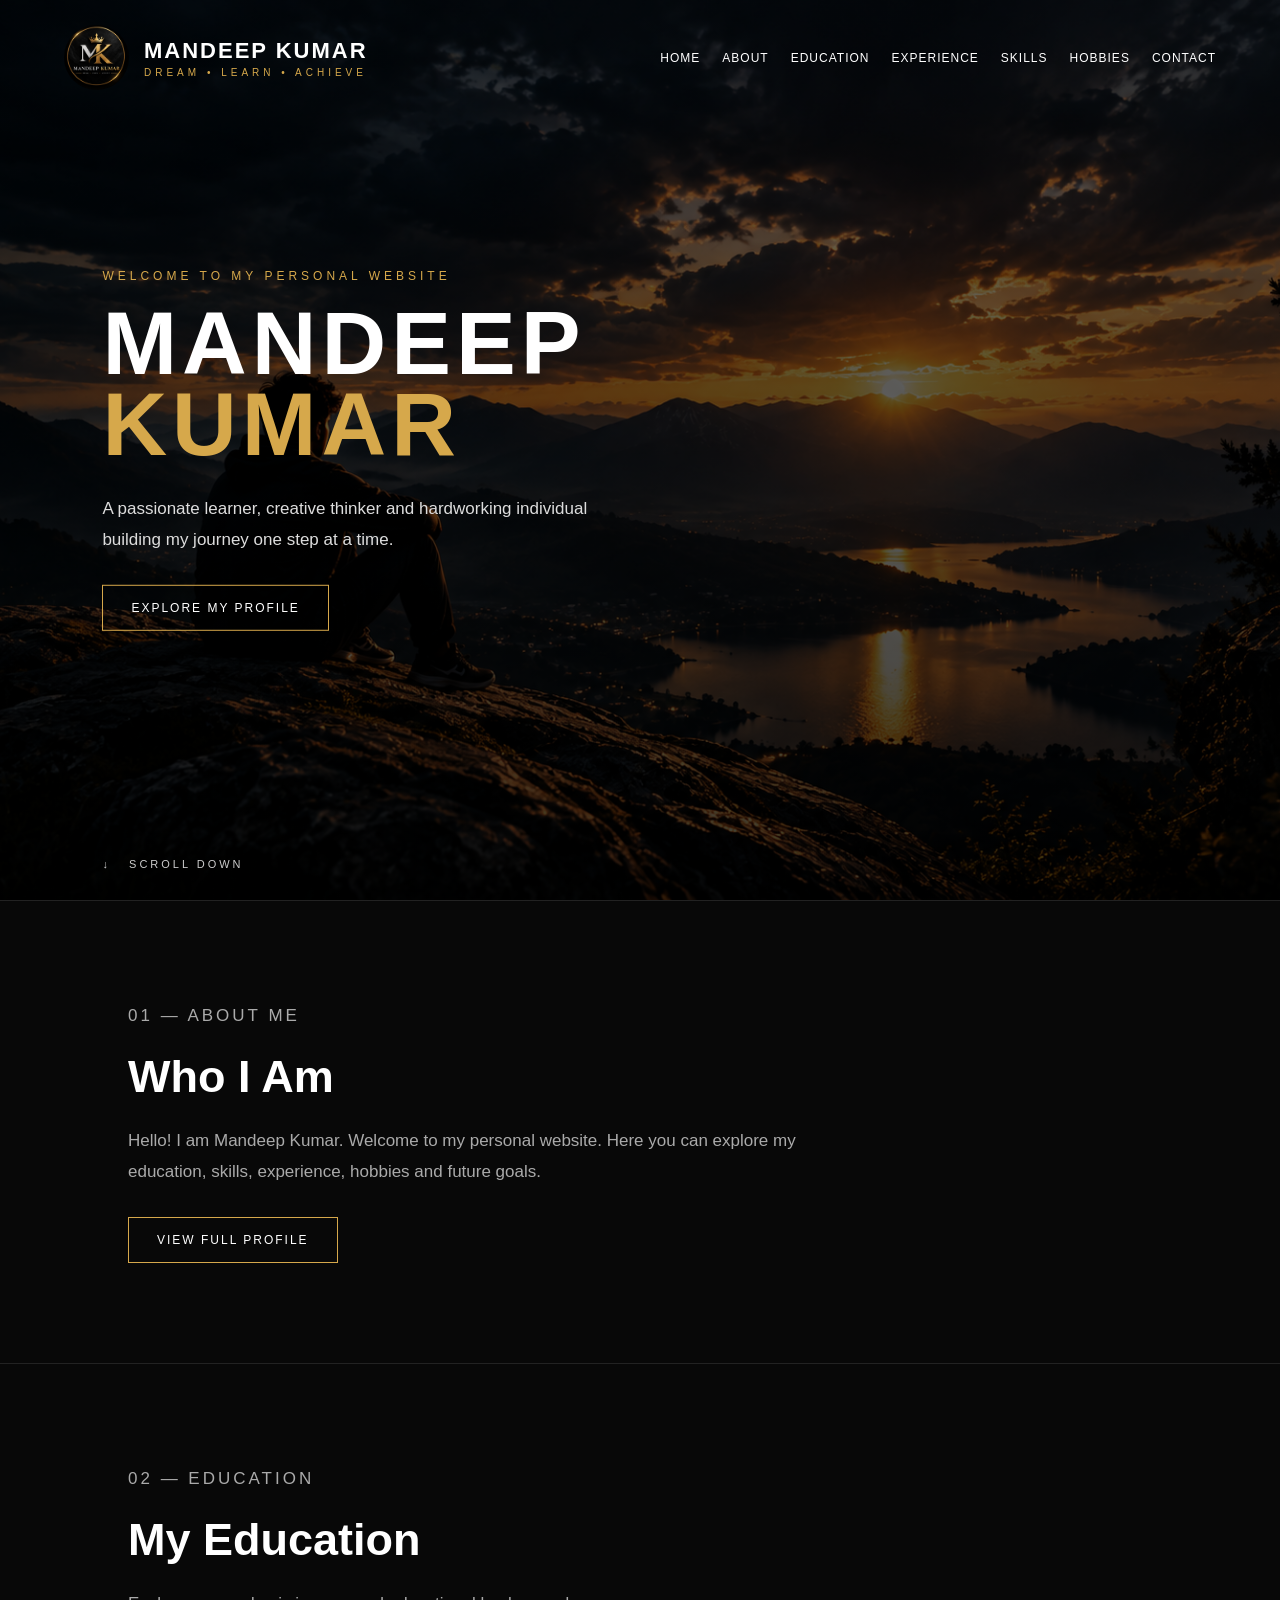
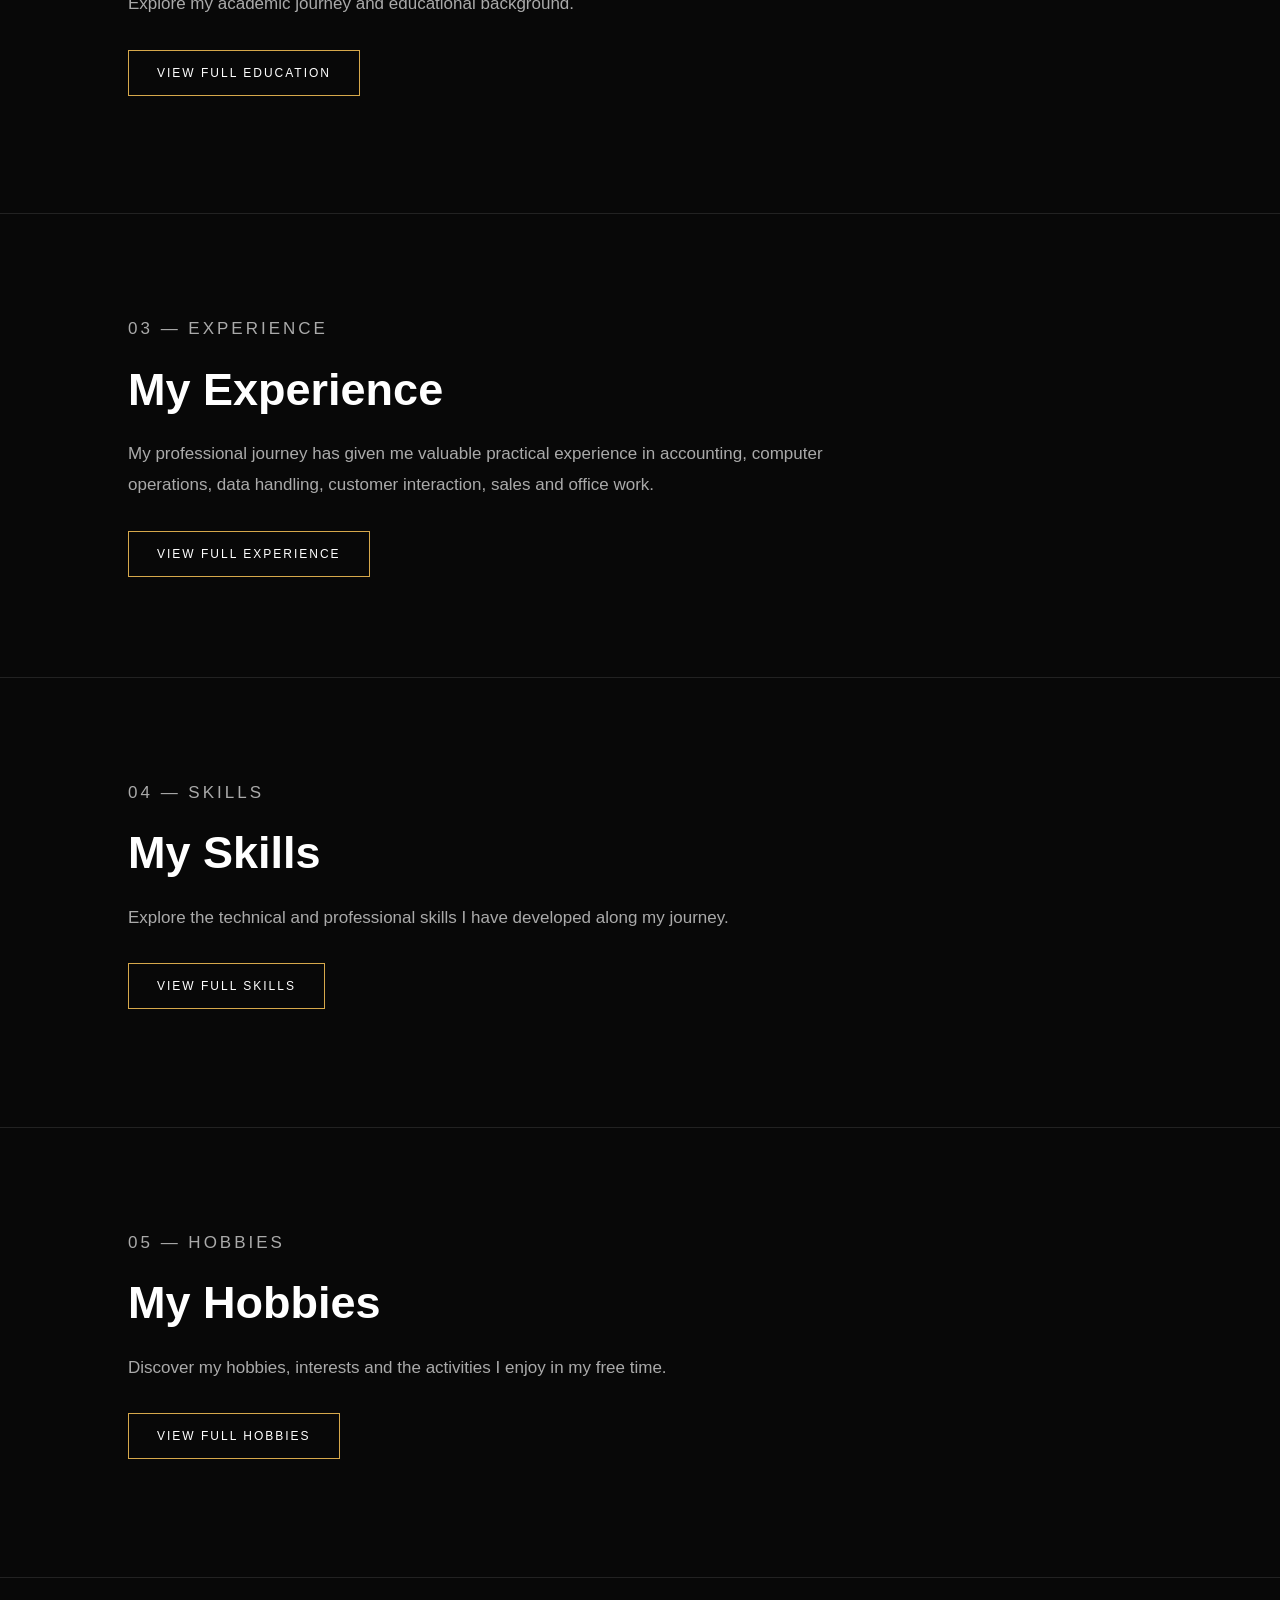
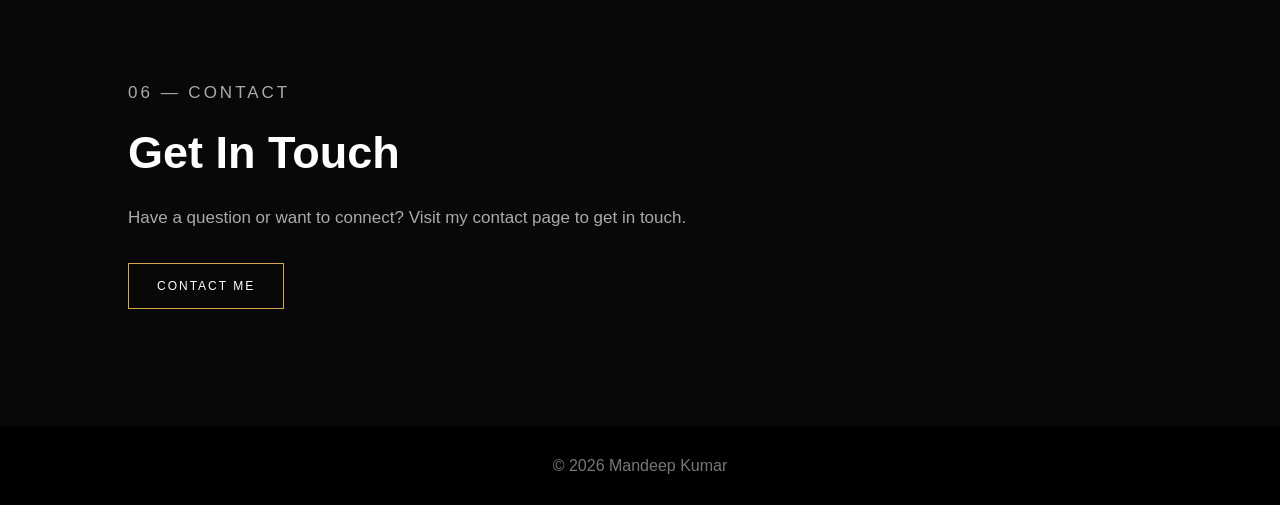
<file: index.html>
<!DOCTYPE html>
<html lang="en">

<head>
    <meta charset="UTF-8">
    <meta name="viewport" content="width=device-width, initial-scale=1.0">

    <title>Mandeep Kumar | Personal Website</title>

    <link rel="stylesheet" href="style.css">
</head>

<body>

    <!-- ================= HERO ================= -->

    <section class="hero">

        <header class="navbar">

            <div class="brand">

                <img src="images/logo.png" alt="Mandeep Kumar Logo">

                <div>
                    <h2>MANDEEP KUMAR</h2>
                    <span>DREAM • LEARN • ACHIEVE</span>
                </div>

            </div>

            <nav>
                <a href="#home">Home</a>
                <a href="about.html">About</a>
                <a href="education.html">Education</a>
                <a href="experience.html">Experience</a>
                <a href="skills.html">Skills</a>
                <a href="hobbies.html">Hobbies</a>
                <a href="contact.html">Contact</a>
            </nav>

        </header>


        <div class="hero-content" id="home">

            <p class="small-text">
                WELCOME TO MY PERSONAL WEBSITE
            </p>

            <h1>
                MANDEEP<br>
                <span>KUMAR</span>
            </h1>

            <p class="description">
                A passionate learner, creative thinker and
                hardworking individual building my journey
                one step at a time.
            </p>

            <a href="#about" class="button">
                EXPLORE MY PROFILE
            </a>

        </div>


        <div class="scroll">
            ↓ &nbsp; SCROLL DOWN
        </div>

    </section>


    <!-- ================= ABOUT ================= -->

    <section class="content-section" id="about">

        <p class="section-label">
            01 — ABOUT ME
        </p>

        <h2>
            Who I Am
        </h2>

        <p>
            Hello! I am Mandeep Kumar. Welcome to my personal
            website. Here you can explore my education, skills,
            experience, hobbies and future goals.
        </p>

        <a href="about.html" class="button">
            VIEW FULL PROFILE
        </a>

    </section>


    <!-- ================= EDUCATION ================= -->

    <section class="content-section" id="education">

        <p class="section-label">
            02 — EDUCATION
        </p>

        <h2>
            My Education
        </h2>

        <p>
            Explore my academic journey and educational background.
        </p>

        <a href="education.html" class="button">
            VIEW FULL EDUCATION
        </a>

    </section>


    <!-- ================= EXPERIENCE ================= -->

    <section class="content-section" id="experience">

        <p class="section-label">
            03 — EXPERIENCE
        </p>

        <h2>
            My Experience
        </h2>

        <p>
            My professional journey has given me valuable practical
            experience in accounting, computer operations, data handling,
            customer interaction, sales and office work.
        </p>

        <a href="experience.html" class="button">
            VIEW FULL EXPERIENCE
        </a>

    </section>


    <!-- ================= SKILLS ================= -->

    <section class="content-section" id="skills">

        <p class="section-label">
            04 — SKILLS
        </p>

        <h2>
            My Skills
        </h2>

        <p>
            Explore the technical and professional skills
            I have developed along my journey.
        </p>

        <a href="skills.html" class="button">
            VIEW FULL SKILLS
        </a>

    </section>


    <!-- ================= HOBBIES ================= -->

    <section class="content-section" id="hobbies">

        <p class="section-label">
            05 — HOBBIES
        </p>

        <h2>
            My Hobbies
        </h2>

        <p>
            Discover my hobbies, interests and the activities
            I enjoy in my free time.
        </p>

        <a href="hobbies.html" class="button">
            VIEW FULL HOBBIES
        </a>

    </section>


    <!-- ================= CONTACT ================= -->

    <section class="content-section" id="contact">

        <p class="section-label">
            06 — CONTACT
        </p>

        <h2>
            Get In Touch
        </h2>

        <p>
            Have a question or want to connect?
            Visit my contact page to get in touch.
        </p>

        <a href="contact.html" class="button">
            CONTACT ME
        </a>

    </section>


    <!-- ================= FOOTER ================= -->

    <footer>

        <p>
            © 2026 Mandeep Kumar
        </p>

    </footer>

</body>

</html>
</file>
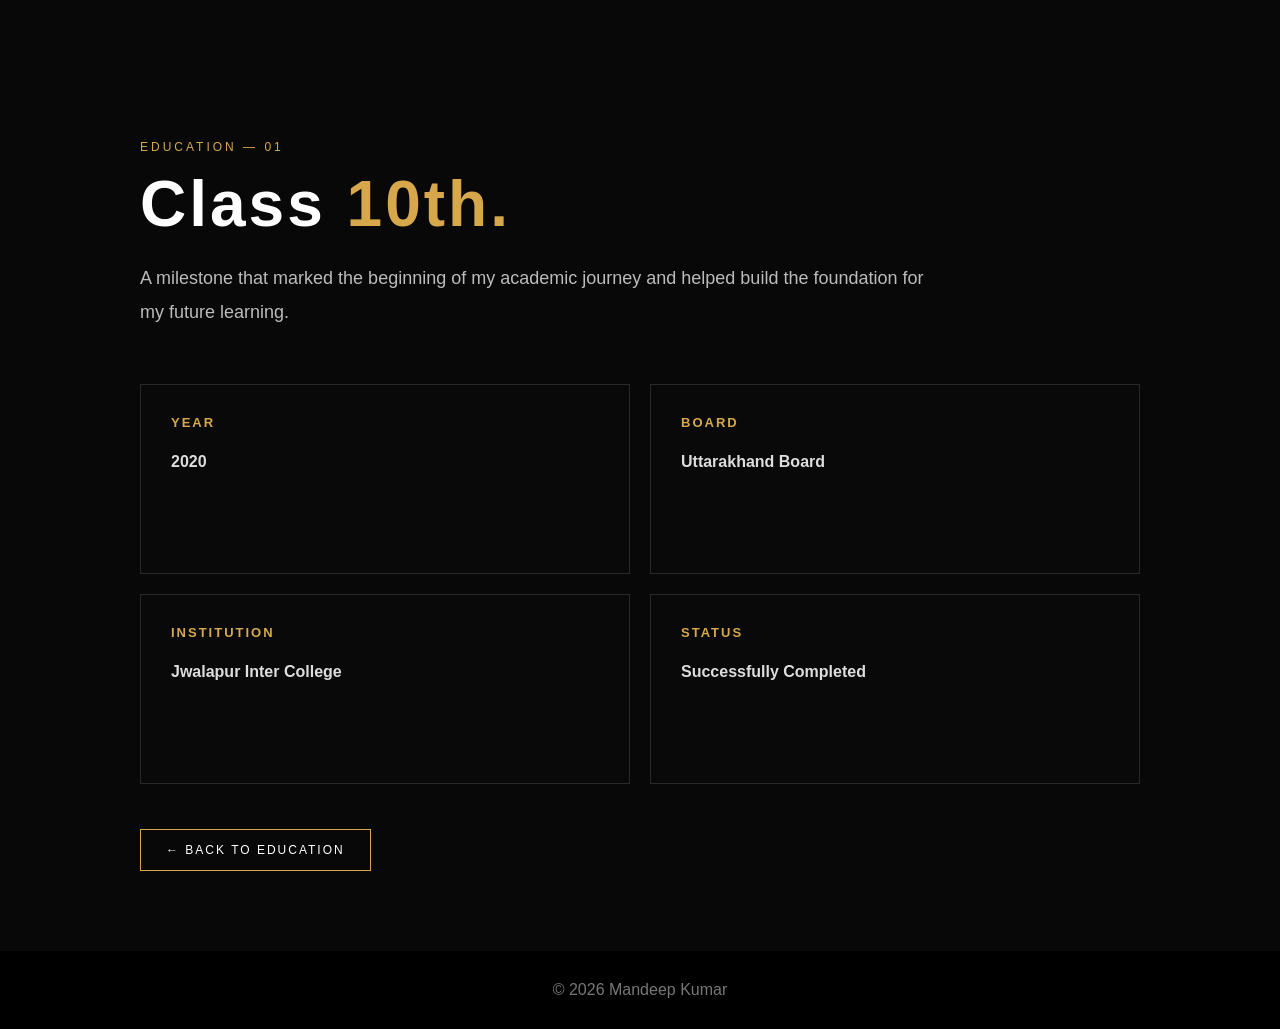
<file: 10th.html>
<!DOCTYPE html>
<html lang="en">

<head>
    <meta charset="UTF-8">
    <meta name="viewport" content="width=device-width, initial-scale=1.0">
    <title>Class 10th | Mandeep Kumar</title>
    <link rel="stylesheet" href="style.css">
</head>

<body>

<main class="about-page">

    <div class="about-container">

        <p class="section-label">EDUCATION — 01</p>

        <h1>Class <span>10th.</span></h1>

        <p class="about-intro">
            A milestone that marked the beginning of my academic journey
            and helped build the foundation for my future learning.
        </p>

        <div class="about-grid">

            <div class="about-card">
                <h3>YEAR</h3>
                <p><strong>2020</strong></p>
            </div>

            <div class="about-card">
                <h3>BOARD</h3>
                <p><strong>Uttarakhand Board</strong></p>
            </div>

            <div class="about-card">
                <h3>INSTITUTION</h3>
                <p><strong>Jwalapur Inter College</strong></p>
            </div>

            <div class="about-card">
                <h3>STATUS</h3>
                <p><strong>Successfully Completed</strong></p>
            </div>

        </div>

        <a href="education.html" class="about-back">
            ← BACK TO EDUCATION
        </a>

    </div>

</main>

<footer>
    <p>© 2026 Mandeep Kumar</p>
</footer>

</body>
</html>
</file>
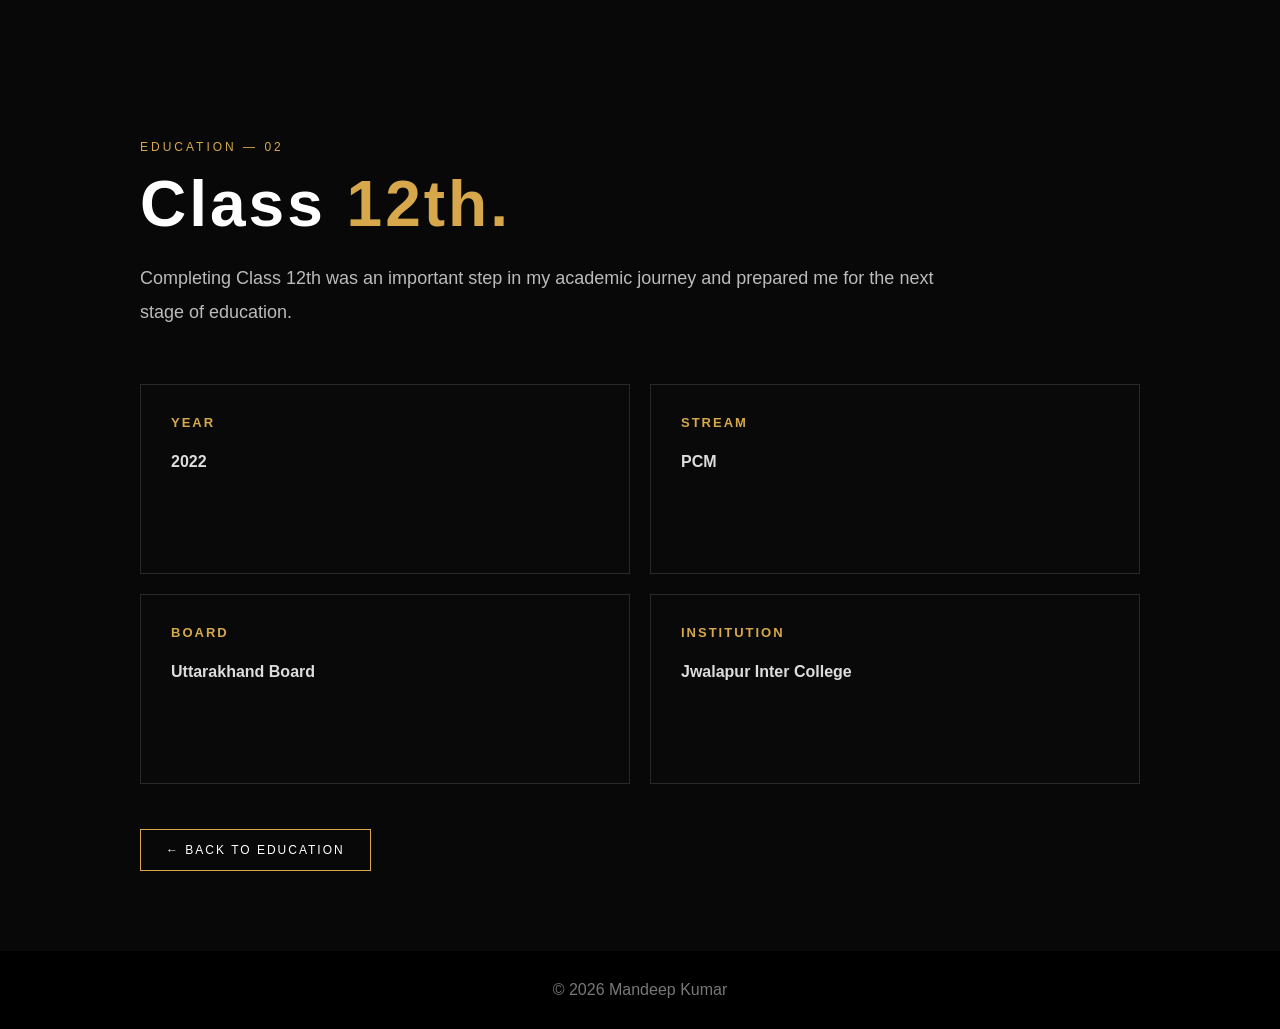
<file: 12th.html>
<!DOCTYPE html>
<html lang="en">

<head>
    <meta charset="UTF-8">
    <meta name="viewport" content="width=device-width, initial-scale=1.0">
    <title>Class 12th | Mandeep Kumar</title>
    <link rel="stylesheet" href="style.css">
</head>

<body>

<main class="about-page">

    <div class="about-container">

        <p class="section-label">EDUCATION — 02</p>

        <h1>Class <span>12th.</span></h1>

        <p class="about-intro">
            Completing Class 12th was an important step in my academic
            journey and prepared me for the next stage of education.
        </p>

        <div class="about-grid">

            <div class="about-card">
                <h3>YEAR</h3>
                <p><strong>2022</strong></p>
            </div>

            <div class="about-card">
                <h3>STREAM</h3>
                <p><strong>PCM</strong></p>
            </div>

            <div class="about-card">
                <h3>BOARD</h3>
                <p><strong>Uttarakhand Board</strong></p>
            </div>

            <div class="about-card">
                <h3>INSTITUTION</h3>
                <p><strong>Jwalapur Inter College</strong></p>
            </div>

        </div>

        <a href="education.html" class="about-back">
            ← BACK TO EDUCATION
        </a>

    </div>

</main>

<footer>
    <p>© 2026 Mandeep Kumar</p>
</footer>

</body>
</html>
</file>
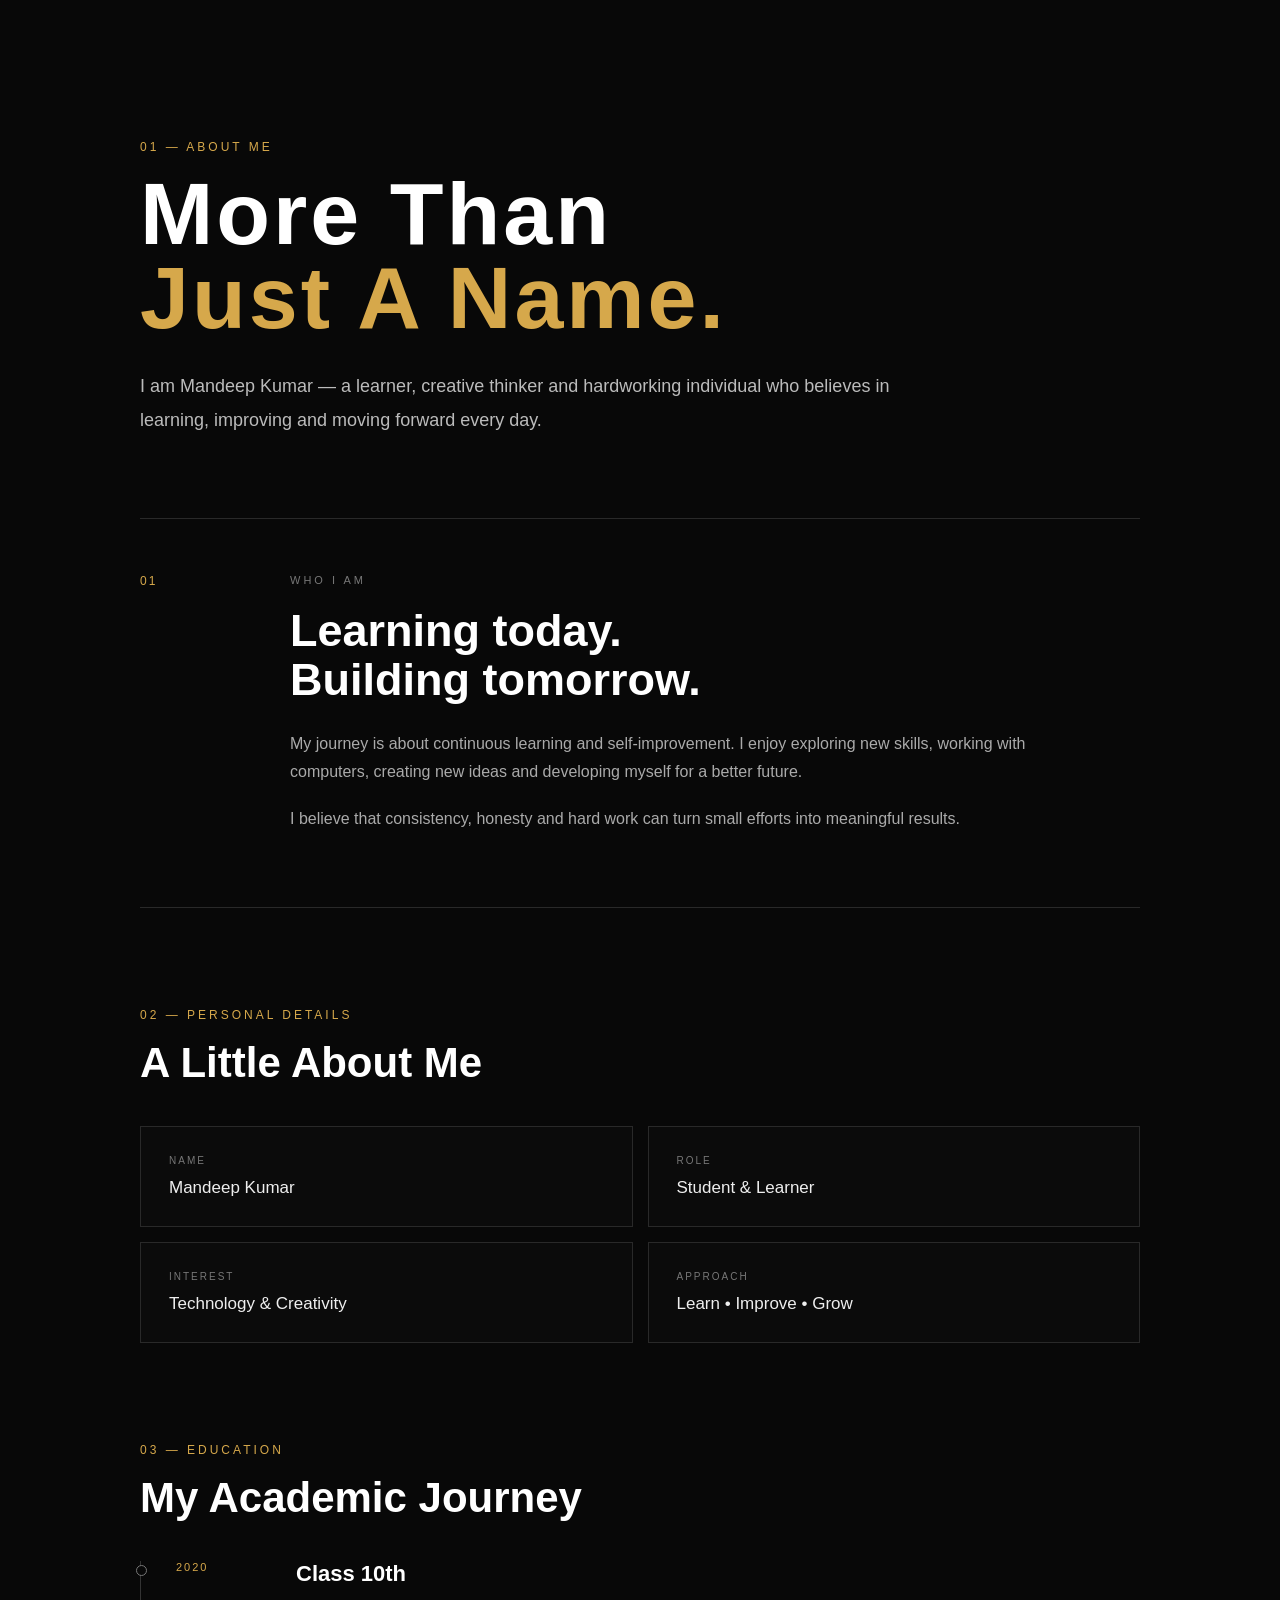
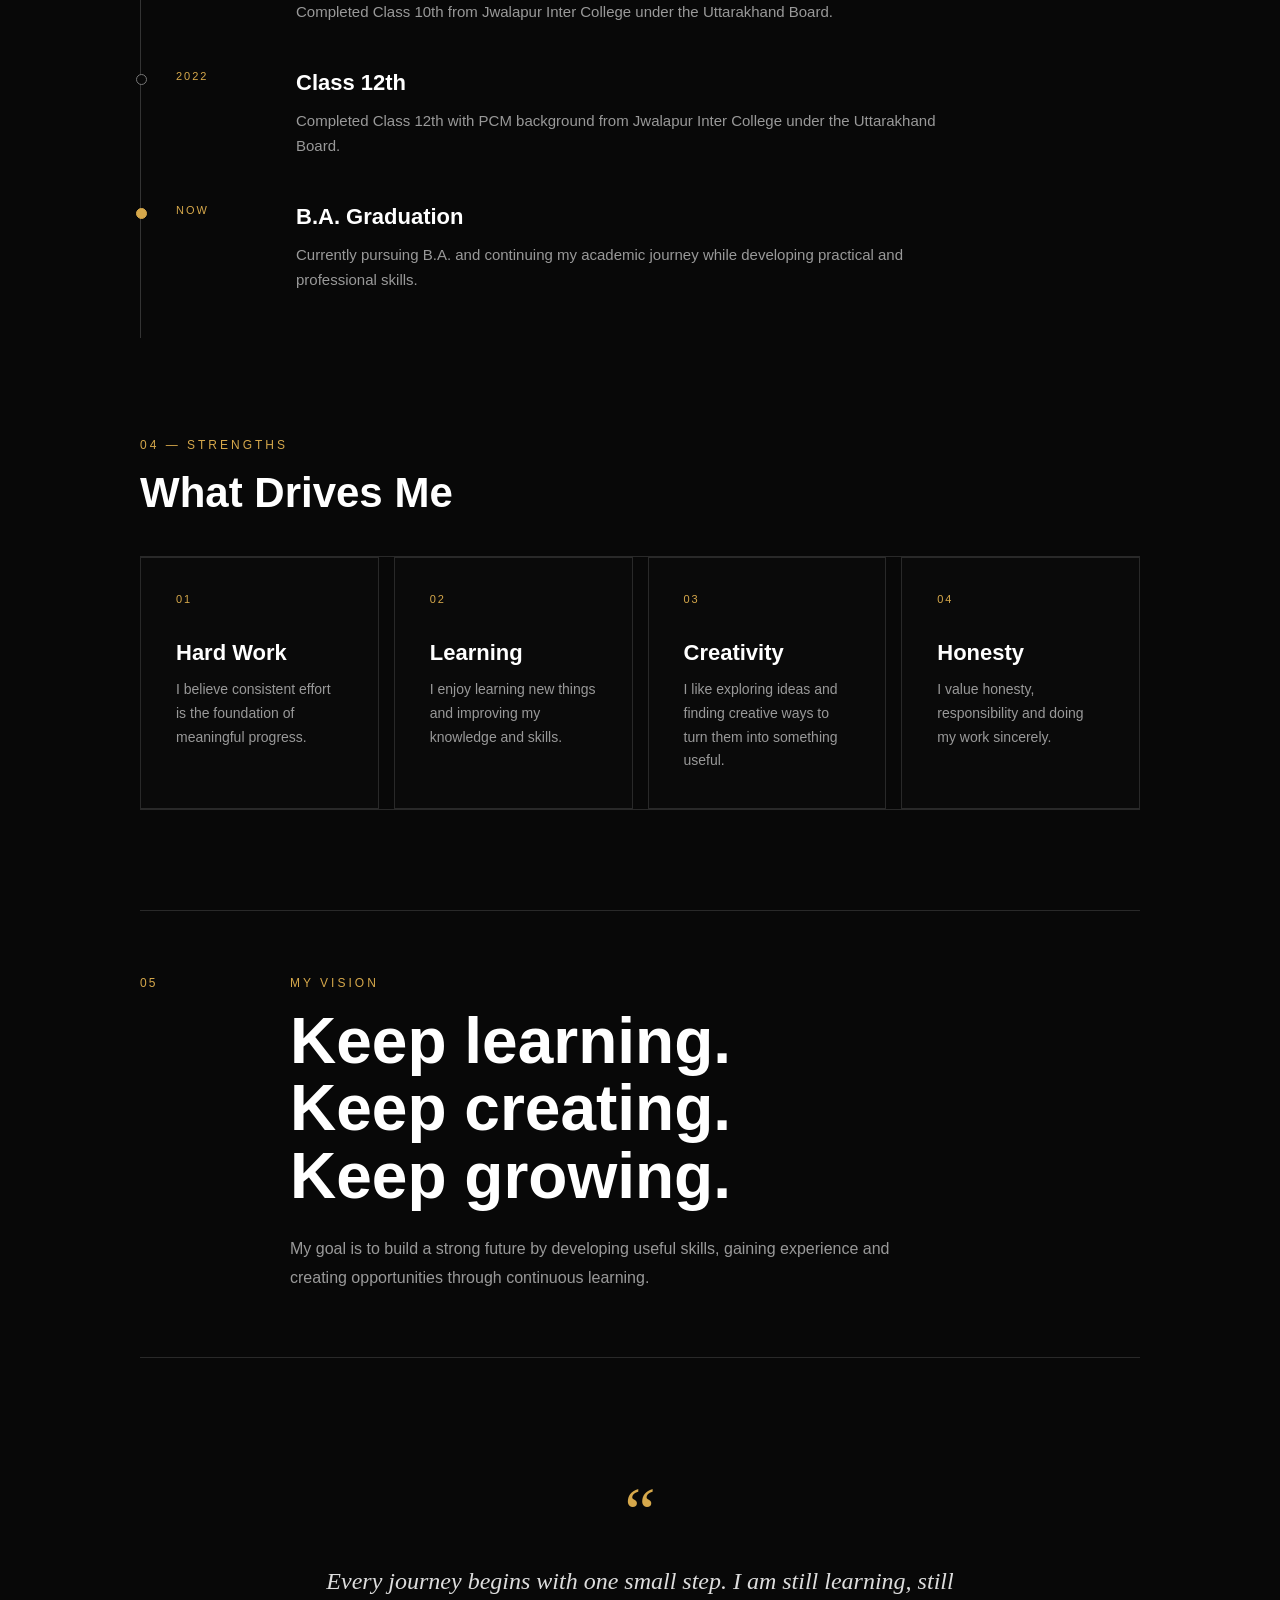
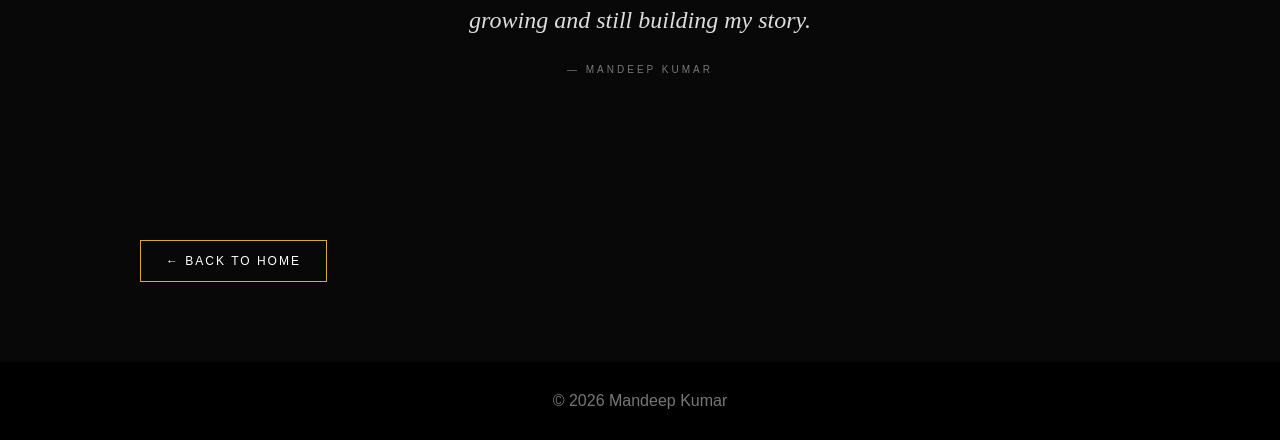
<file: about.html>
<!DOCTYPE html>
<html lang="en">

<head>
    <meta charset="UTF-8">
    <meta name="viewport" content="width=device-width, initial-scale=1.0">

    <title>About | Mandeep Kumar</title>

    <link rel="stylesheet" href="style.css">
</head>

<body>

    <!-- ================= ABOUT PAGE ================= -->

    <main class="about-page">

        <div class="about-container">

            <!-- HEADER -->

            <div class="about-header">

                <p class="section-label">
                    01 — ABOUT ME
                </p>

                <h1>
                    More Than<br>
                    <span>Just A Name.</span>
                </h1>

                <p class="about-intro">
                    I am Mandeep Kumar — a learner, creative thinker and
                    hardworking individual who believes in learning,
                    improving and moving forward every day.
                </p>

            </div>


            <!-- PERSONAL INTRO -->

            <section class="about-feature">

                <div class="about-feature-number">
                    01
                </div>

                <div class="about-feature-content">

                    <p class="card-label">
                        WHO I AM
                    </p>

                    <h2>
                        Learning today.<br>
                        Building tomorrow.
                    </h2>

                    <p>
                        My journey is about continuous learning and
                        self-improvement. I enjoy exploring new skills,
                        working with computers, creating new ideas and
                        developing myself for a better future.
                    </p>

                    <p>
                        I believe that consistency, honesty and hard work
                        can turn small efforts into meaningful results.
                    </p>

                </div>

            </section>


            <!-- PERSONAL DETAILS -->

            <section class="about-block">

                <div class="block-heading">

                    <p class="section-label">
                        02 — PERSONAL DETAILS
                    </p>

                    <h2>
                        A Little About Me
                    </h2>

                </div>


                <div class="personal-grid">

                    <div class="personal-card">
                        <span>NAME</span>
                        <strong>Mandeep Kumar</strong>
                    </div>

                    <div class="personal-card">
                        <span>ROLE</span>
                        <strong>Student & Learner</strong>
                    </div>

                    <div class="personal-card">
                        <span>INTEREST</span>
                        <strong>Technology & Creativity</strong>
                    </div>

                    <div class="personal-card">
                        <span>APPROACH</span>
                        <strong>Learn • Improve • Grow</strong>
                    </div>

                </div>

            </section>


            <!-- EDUCATION -->

            <section class="about-block">

                <div class="block-heading">

                    <p class="section-label">
                        03 — EDUCATION
                    </p>

                    <h2>
                        My Academic Journey
                    </h2>

                </div>


                <div class="timeline">

                    <div class="timeline-item">

                        <div class="timeline-year">
                            2020
                        </div>

                        <div class="timeline-content">

                            <h3>
                                Class 10th
                            </h3>

                            <p>
                                Completed Class 10th from Jwalapur Inter College
                                under the Uttarakhand Board.
                            </p>

                        </div>

                    </div>


                    <div class="timeline-item">

                        <div class="timeline-year">
                            2022
                        </div>

                        <div class="timeline-content">

                            <h3>
                                Class 12th
                            </h3>

                            <p>
                                Completed Class 12th with PCM background
                                from Jwalapur Inter College under the
                                Uttarakhand Board.
                            </p>

                        </div>

                    </div>


                    <div class="timeline-item active">

                        <div class="timeline-year">
                            NOW
                        </div>

                        <div class="timeline-content">

                            <h3>
                                B.A. Graduation
                            </h3>

                            <p>
                                Currently pursuing B.A. and continuing my
                                academic journey while developing practical
                                and professional skills.
                            </p>

                        </div>

                    </div>

                </div>

            </section>


            <!-- STRENGTHS -->

            <section class="about-block">

                <div class="block-heading">

                    <p class="section-label">
                        04 — STRENGTHS
                    </p>

                    <h2>
                        What Drives Me
                    </h2>

                </div>


                <div class="strength-grid">

                    <div class="strength-card">
                        <div class="strength-icon">01</div>
                        <h3>Hard Work</h3>
                        <p>
                            I believe consistent effort is the foundation
                            of meaningful progress.
                        </p>
                    </div>


                    <div class="strength-card">
                        <div class="strength-icon">02</div>
                        <h3>Learning</h3>
                        <p>
                            I enjoy learning new things and improving
                            my knowledge and skills.
                        </p>
                    </div>


                    <div class="strength-card">
                        <div class="strength-icon">03</div>
                        <h3>Creativity</h3>
                        <p>
                            I like exploring ideas and finding creative
                            ways to turn them into something useful.
                        </p>
                    </div>


                    <div class="strength-card">
                        <div class="strength-icon">04</div>
                        <h3>Honesty</h3>
                        <p>
                            I value honesty, responsibility and doing
                            my work sincerely.
                        </p>
                    </div>

                </div>

            </section>


            <!-- GOALS -->

            <section class="goal-section">

                <div class="goal-number">
                    05
                </div>

                <div>

                    <p class="section-label">
                        MY VISION
                    </p>

                    <h2>
                        Keep learning.<br>
                        Keep creating.<br>
                        Keep growing.
                    </h2>

                    <p>
                        My goal is to build a strong future by developing
                        useful skills, gaining experience and creating
                        opportunities through continuous learning.
                    </p>

                </div>

            </section>


            <!-- PERSONAL QUOTE -->

            <section class="quote-section">

                <span class="quote-mark">
                    “
                </span>

                <p>
                    Every journey begins with one small step.
                    I am still learning, still growing and still building
                    my story.
                </p>

                <span class="quote-author">
                    — MANDEEP KUMAR
                </span>

            </section>


            <!-- BACK BUTTON -->

            <a href="index.html" class="about-back">
                ← BACK TO HOME
            </a>

        </div>

    </main>


    <!-- FOOTER -->

    <footer>

        <p>
            © 2026 Mandeep Kumar
        </p>

    </footer>

</body>

</html>
</file>
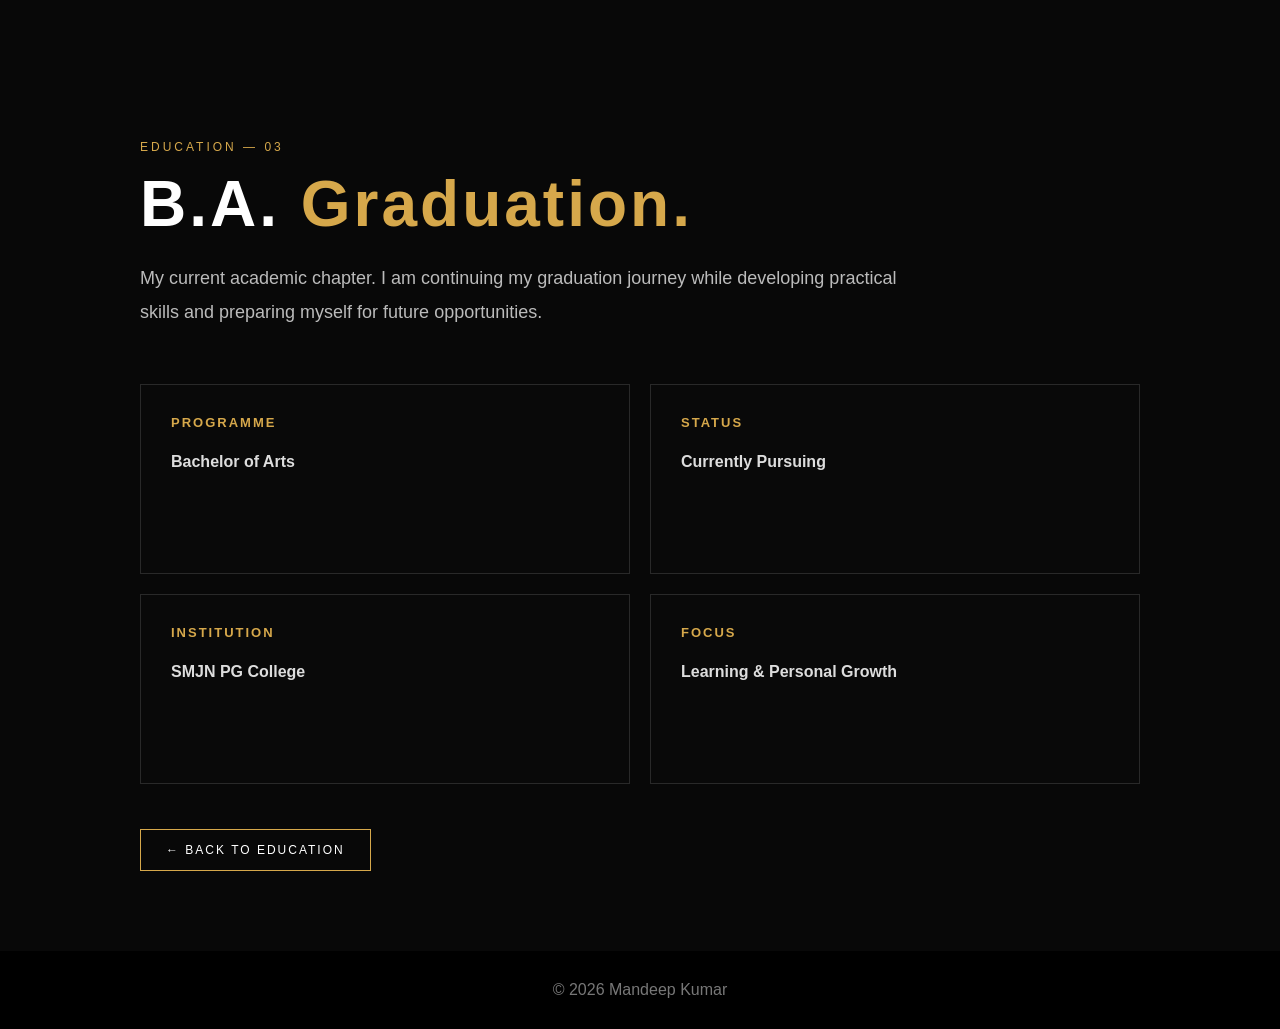
<file: ba.html>
<!DOCTYPE html>
<html lang="en">

<head>
    <meta charset="UTF-8">
    <meta name="viewport" content="width=device-width, initial-scale=1.0">
    <title>B.A. Graduation | Mandeep Kumar</title>
    <link rel="stylesheet" href="style.css">
</head>

<body>

<main class="about-page">

    <div class="about-container">

        <p class="section-label">EDUCATION — 03</p>

        <h1>B.A. <span>Graduation.</span></h1>

        <p class="about-intro">
            My current academic chapter. I am continuing my graduation
            journey while developing practical skills and preparing
            myself for future opportunities.
        </p>

        <div class="about-grid">

            <div class="about-card">
                <h3>PROGRAMME</h3>
                <p><strong>Bachelor of Arts</strong></p>
            </div>

            <div class="about-card">
                <h3>STATUS</h3>
                <p><strong>Currently Pursuing</strong></p>
            </div>

            <div class="about-card">
                <h3>INSTITUTION</h3>
                <p><strong>SMJN PG College</strong></p>
            </div>

            <div class="about-card">
                <h3>FOCUS</h3>
                <p><strong>Learning & Personal Growth</strong></p>
            </div>

        </div>

        <a href="education.html" class="about-back">
            ← BACK TO EDUCATION
        </a>

    </div>

</main>

<footer>
    <p>© 2026 Mandeep Kumar</p>
</footer>

</body>
</html>
</file>
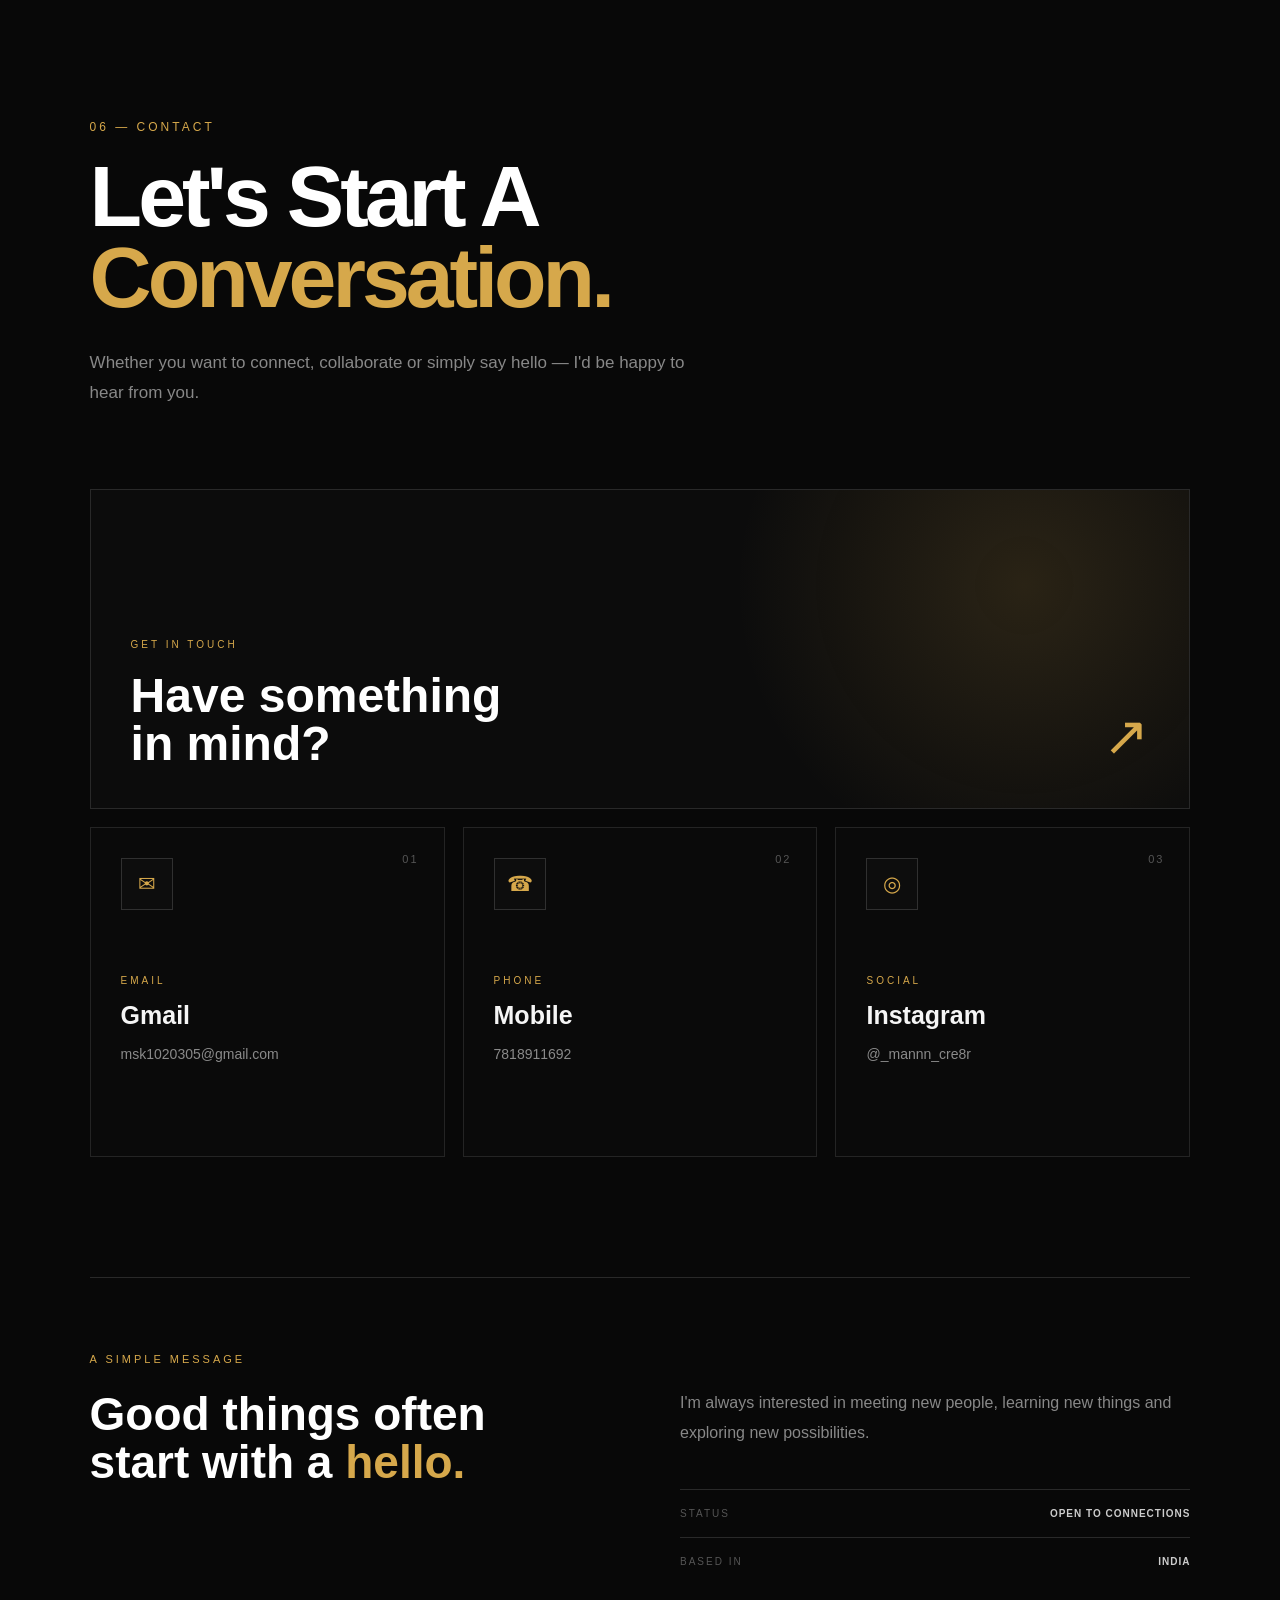
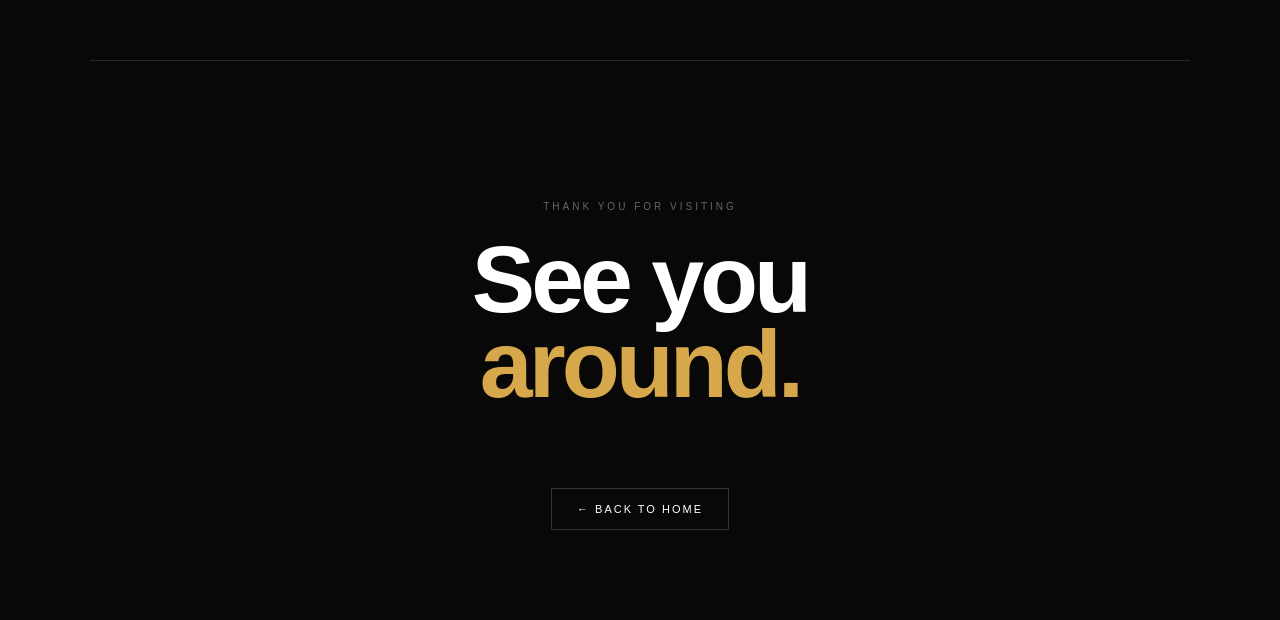
<file: contact.html>
<!DOCTYPE html>
<html lang="en">

<head>
    <meta charset="UTF-8">
    <meta name="viewport" content="width=device-width, initial-scale=1.0">

    <title>Contact | Mandeep Kumar</title>

    <link rel="stylesheet" href="style.css">
</head>

<body>

    <section class="contact-page">

        <div class="contact-container">

            <header class="contact-header">

                <p class="section-label">06 — CONTACT</p>

                <h1>
                    Let's Start A<br>
                    <span>Conversation.</span>
                </h1>

                <p>
                    Whether you want to connect, collaborate or simply
                    say hello — I'd be happy to hear from you.
                </p>

            </header>


            <div class="contact-feature">

                <div>
                    <span class="contact-small">GET IN TOUCH</span>

                    <h2>
                        Have something<br>
                        in mind?
                    </h2>
                </div>

                <div class="contact-symbol">
                    ↗
                </div>

            </div>


            <!-- CONTACT DETAILS -->

            <div class="contact-grid">


                <!-- GMAIL -->

                <a href="mailto:msk1020305@gmail.com"
                   class="contact-card">

                    <span class="contact-number">01</span>

                    <div class="contact-icon">✉</div>

                    <span class="contact-label">EMAIL</span>

                    <h3>Gmail</h3>

                    <p>
                        msk1020305@gmail.com
                    </p>

                </a>


                <!-- MOBILE -->

                <a href="tel:7818911692"
                   class="contact-card">

                    <span class="contact-number">02</span>

                    <div class="contact-icon">☎</div>

                    <span class="contact-label">PHONE</span>

                    <h3>Mobile</h3>

                    <p>
                        7818911692
                    </p>

                </a>


                <!-- INSTAGRAM -->

                <a href="https://www.instagram.com/_mannn_cre8r/"
                   target="_blank"
                   class="contact-card">

                    <span class="contact-number">03</span>

                    <div class="contact-icon">◎</div>

                    <span class="contact-label">SOCIAL</span>

                    <h3>Instagram</h3>

                    <p>
                        @_mannn_cre8r
                    </p>

                </a>

            </div>


            <!-- MESSAGE -->

            <section class="contact-message">

                <div class="message-left">

                    <p class="section-label">
                        A SIMPLE MESSAGE
                    </p>

                    <h2>
                        Good things often<br>
                        start with a <span>hello.</span>
                    </h2>

                </div>

                <div class="message-right">

                    <p>
                        I'm always interested in meeting new people,
                        learning new things and exploring new possibilities.
                    </p>

                    <div class="message-line">

                        <span>STATUS</span>

                        <strong>
                            OPEN TO CONNECTIONS
                        </strong>

                    </div>

                    <div class="message-line">

                        <span>BASED IN</span>

                        <strong>
                            INDIA
                        </strong>

                    </div>

                </div>

            </section>


            <!-- FINAL -->

            <div class="contact-cta">

                <p>THANK YOU FOR VISITING</p>

                <h2>
                    See you<br>
                    <span>around.</span>
                </h2>

            </div>


            <div class="contact-back">

                <a href="index.html">
                    ← BACK TO HOME
                </a>

            </div>

        </div>

    </section>

</body>

</html>
</file>
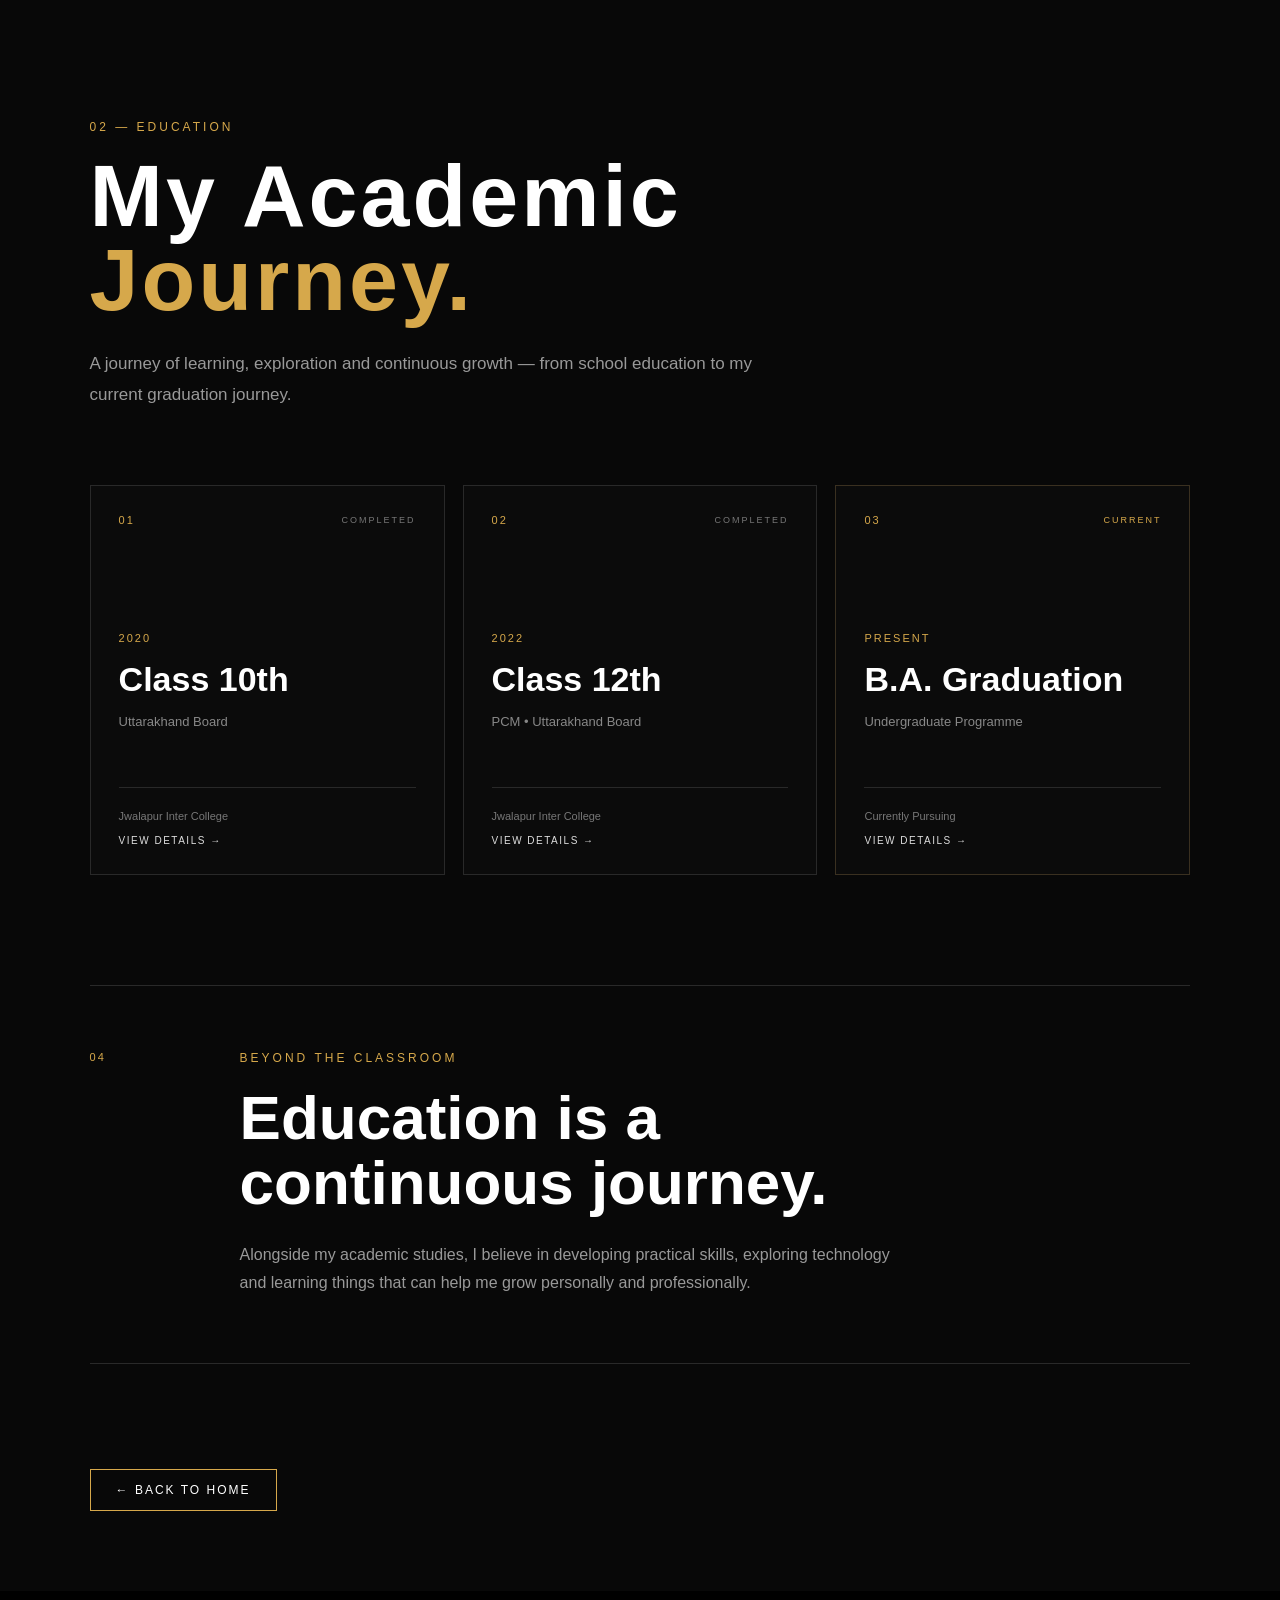
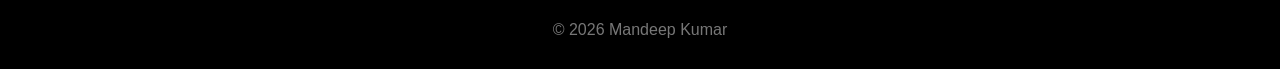
<file: education.html>
<!DOCTYPE html>
<html lang="en">

<head>
    <meta charset="UTF-8">
    <meta name="viewport" content="width=device-width, initial-scale=1.0">

    <title>Education | Mandeep Kumar</title>

    <link rel="stylesheet" href="style.css">
</head>

<body>

    <main class="education-page">

        <div class="education-container">

            <!-- HEADER -->

            <div class="education-header">

                <p class="section-label">
                    02 — EDUCATION
                </p>

                <h1>
                    My Academic<br>
                    <span>Journey.</span>
                </h1>

                <p>
                    A journey of learning, exploration and continuous
                    growth — from school education to my current
                    graduation journey.
                </p>

            </div>


            <!-- EDUCATION CARDS -->

            <div class="education-cards">


                <!-- 10TH -->

                <a href="10th.html" class="education-card">

                    <div class="education-card-top">

                        <span class="education-number">
                            01
                        </span>

                        <span class="education-status">
                            COMPLETED
                        </span>

                    </div>

                    <div class="education-card-main">

                        <p>
                            2020
                        </p>

                        <h2>
                            Class 10th
                        </h2>

                        <span>
                            Uttarakhand Board
                        </span>

                    </div>

                    <div class="education-card-bottom">

                        <span>
                            Jwalapur Inter College
                        </span>

                        <strong>
                            VIEW DETAILS →
                        </strong>

                    </div>

                </a>


                <!-- 12TH -->

                <a href="12th.html" class="education-card">

                    <div class="education-card-top">

                        <span class="education-number">
                            02
                        </span>

                        <span class="education-status">
                            COMPLETED
                        </span>

                    </div>

                    <div class="education-card-main">

                        <p>
                            2022
                        </p>

                        <h2>
                            Class 12th
                        </h2>

                        <span>
                            PCM • Uttarakhand Board
                        </span>

                    </div>

                    <div class="education-card-bottom">

                        <span>
                            Jwalapur Inter College
                        </span>

                        <strong>
                            VIEW DETAILS →
                        </strong>

                    </div>

                </a>


                <!-- B.A. -->

                <a href="ba.html" class="education-card education-current">

                    <div class="education-card-top">

                        <span class="education-number">
                            03
                        </span>

                        <span class="education-status">
                            CURRENT
                        </span>

                    </div>

                    <div class="education-card-main">

                        <p>
                            PRESENT
                        </p>

                        <h2>
                            B.A. Graduation
                        </h2>

                        <span>
                            Undergraduate Programme
                        </span>

                    </div>

                    <div class="education-card-bottom">

                        <span>
                            Currently Pursuing
                        </span>

                        <strong>
                            VIEW DETAILS →
                        </strong>

                    </div>

                </a>

            </div>


            <!-- EDUCATION PHILOSOPHY -->

            <section class="education-note">

                <div class="education-note-number">
                    04
                </div>

                <div>

                    <p class="section-label">
                        BEYOND THE CLASSROOM
                    </p>

                    <h2>
                        Education is a<br>
                        continuous journey.
                    </h2>

                    <p>
                        Alongside my academic studies, I believe in
                        developing practical skills, exploring technology
                        and learning things that can help me grow
                        personally and professionally.
                    </p>

                </div>

            </section>


            <a href="index.html" class="about-back">
                ← BACK TO HOME
            </a>

        </div>

    </main>


    <footer>

        <p>
            © 2026 Mandeep Kumar
        </p>

    </footer>

</body>

</html>
</file>
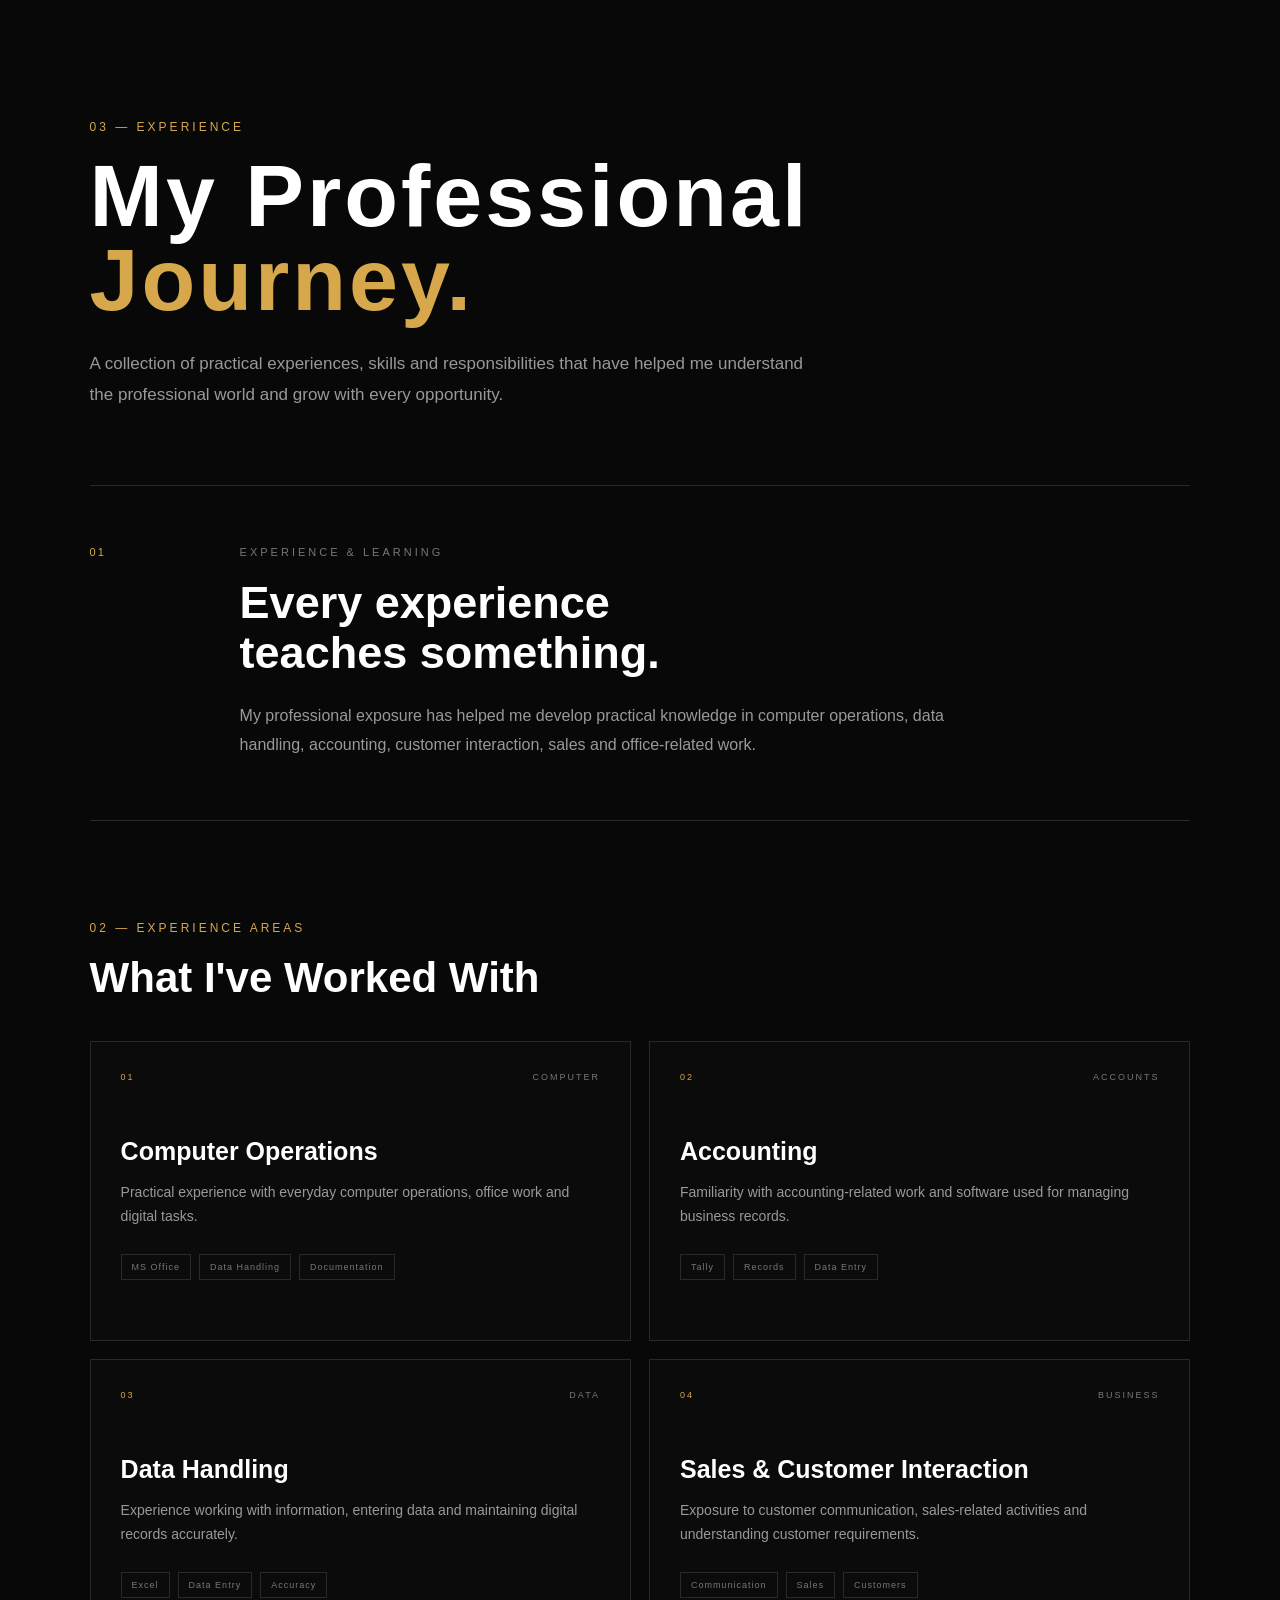
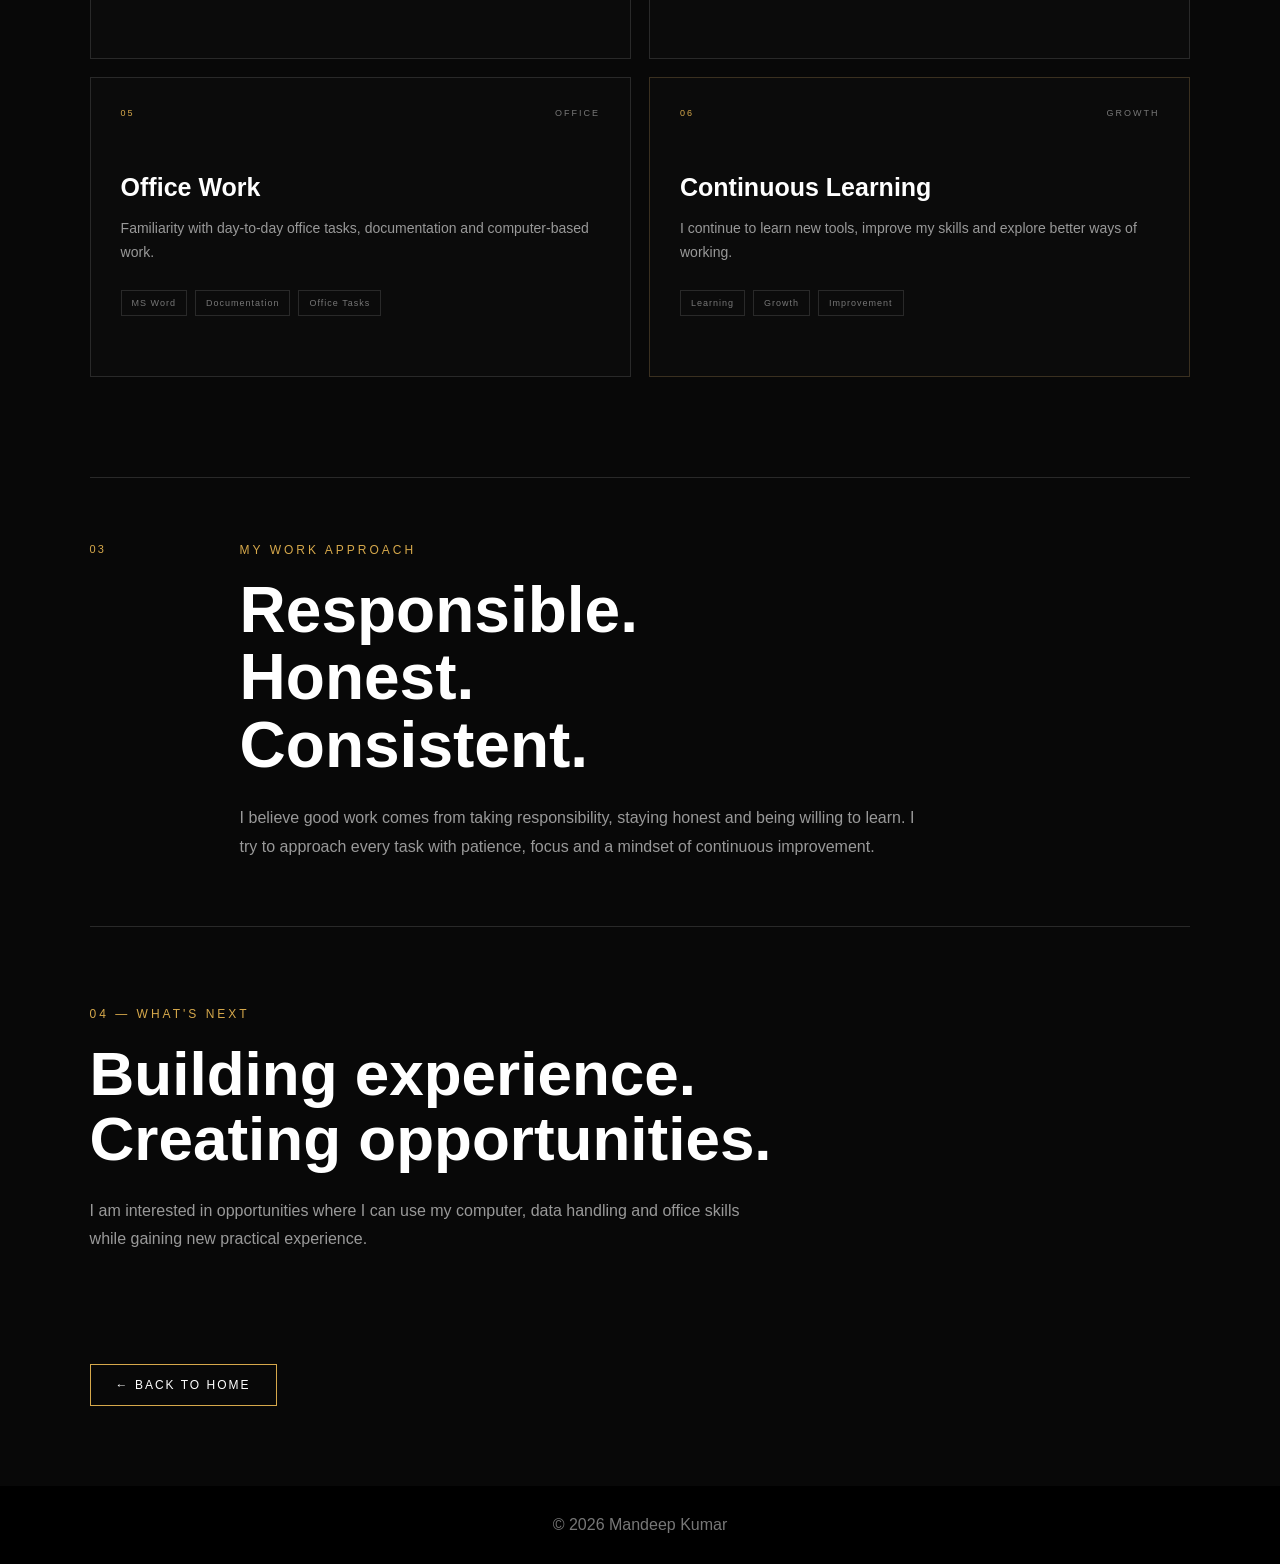
<file: experience.html>
<!DOCTYPE html>
<html lang="en">

<head>
    <meta charset="UTF-8">
    <meta name="viewport" content="width=device-width, initial-scale=1.0">

    <title>Experience | Mandeep Kumar</title>

    <link rel="stylesheet" href="style.css">
</head>

<body>

    <main class="experience-page">

        <div class="experience-container">

            <!-- HEADER -->

            <div class="experience-header">

                <p class="section-label">
                    03 — EXPERIENCE
                </p>

                <h1>
                    My Professional<br>
                    <span>Journey.</span>
                </h1>

                <p>
                    A collection of practical experiences, skills and
                    responsibilities that have helped me understand
                    the professional world and grow with every opportunity.
                </p>

            </div>


            <!-- EXPERIENCE INTRO -->

            <section class="experience-feature">

                <div class="experience-number">
                    01
                </div>

                <div>

                    <p class="card-label">
                        EXPERIENCE & LEARNING
                    </p>

                    <h2>
                        Every experience<br>
                        teaches something.
                    </h2>

                    <p>
                        My professional exposure has helped me develop
                        practical knowledge in computer operations,
                        data handling, accounting, customer interaction,
                        sales and office-related work.
                    </p>

                </div>

            </section>


            <!-- EXPERIENCE AREAS -->

            <section class="experience-block">

                <div class="block-heading">

                    <p class="section-label">
                        02 — EXPERIENCE AREAS
                    </p>

                    <h2>
                        What I've Worked With
                    </h2>

                </div>


                <div class="experience-grid">


                    <!-- COMPUTER -->

                    <div class="experience-card">

                        <div class="experience-card-top">

                            <span>01</span>

                            <span>COMPUTER</span>

                        </div>

                        <h3>
                            Computer Operations
                        </h3>

                        <p>
                            Practical experience with everyday computer
                            operations, office work and digital tasks.
                        </p>

                        <div class="experience-tags">

                            <span>MS Office</span>
                            <span>Data Handling</span>
                            <span>Documentation</span>

                        </div>

                    </div>


                    <!-- ACCOUNTING -->

                    <div class="experience-card">

                        <div class="experience-card-top">

                            <span>02</span>

                            <span>ACCOUNTS</span>

                        </div>

                        <h3>
                            Accounting
                        </h3>

                        <p>
                            Familiarity with accounting-related work and
                            software used for managing business records.
                        </p>

                        <div class="experience-tags">

                            <span>Tally</span>
                            <span>Records</span>
                            <span>Data Entry</span>

                        </div>

                    </div>


                    <!-- DATA -->

                    <div class="experience-card">

                        <div class="experience-card-top">

                            <span>03</span>

                            <span>DATA</span>

                        </div>

                        <h3>
                            Data Handling
                        </h3>

                        <p>
                            Experience working with information, entering
                            data and maintaining digital records accurately.
                        </p>

                        <div class="experience-tags">

                            <span>Excel</span>
                            <span>Data Entry</span>
                            <span>Accuracy</span>

                        </div>

                    </div>


                    <!-- SALES -->

                    <div class="experience-card">

                        <div class="experience-card-top">

                            <span>04</span>

                            <span>BUSINESS</span>

                        </div>

                        <h3>
                            Sales & Customer Interaction
                        </h3>

                        <p>
                            Exposure to customer communication, sales-related
                            activities and understanding customer requirements.
                        </p>

                        <div class="experience-tags">

                            <span>Communication</span>
                            <span>Sales</span>
                            <span>Customers</span>

                        </div>

                    </div>


                    <!-- OFFICE -->

                    <div class="experience-card">

                        <div class="experience-card-top">

                            <span>05</span>

                            <span>OFFICE</span>

                        </div>

                        <h3>
                            Office Work
                        </h3>

                        <p>
                            Familiarity with day-to-day office tasks,
                            documentation and computer-based work.
                        </p>

                        <div class="experience-tags">

                            <span>MS Word</span>
                            <span>Documentation</span>
                            <span>Office Tasks</span>

                        </div>

                    </div>


                    <!-- LEARNING -->

                    <div class="experience-card experience-highlight">

                        <div class="experience-card-top">

                            <span>06</span>

                            <span>GROWTH</span>

                        </div>

                        <h3>
                            Continuous Learning
                        </h3>

                        <p>
                            I continue to learn new tools, improve my skills
                            and explore better ways of working.
                        </p>

                        <div class="experience-tags">

                            <span>Learning</span>
                            <span>Growth</span>
                            <span>Improvement</span>

                        </div>

                    </div>

                </div>

            </section>


            <!-- WORK APPROACH -->

            <section class="experience-approach">

                <div class="experience-number">
                    03
                </div>

                <div>

                    <p class="section-label">
                        MY WORK APPROACH
                    </p>

                    <h2>
                        Responsible.<br>
                        Honest.<br>
                        Consistent.
                    </h2>

                    <p>
                        I believe good work comes from taking responsibility,
                        staying honest and being willing to learn. I try to
                        approach every task with patience, focus and a mindset
                        of continuous improvement.
                    </p>

                </div>

            </section>


            <!-- CURRENT DIRECTION -->

            <section class="experience-current">

                <p class="section-label">
                    04 — WHAT'S NEXT
                </p>

                <h2>
                    Building experience.<br>
                    Creating opportunities.
                </h2>

                <p>
                    I am interested in opportunities where I can use my
                    computer, data handling and office skills while gaining
                    new practical experience.
                </p>

            </section>


            <!-- BACK -->

            <a href="index.html" class="about-back">
                ← BACK TO HOME
            </a>

        </div>

    </main>


    <footer>

        <p>
            © 2026 Mandeep Kumar
        </p>

    </footer>

</body>

</html>
</file>
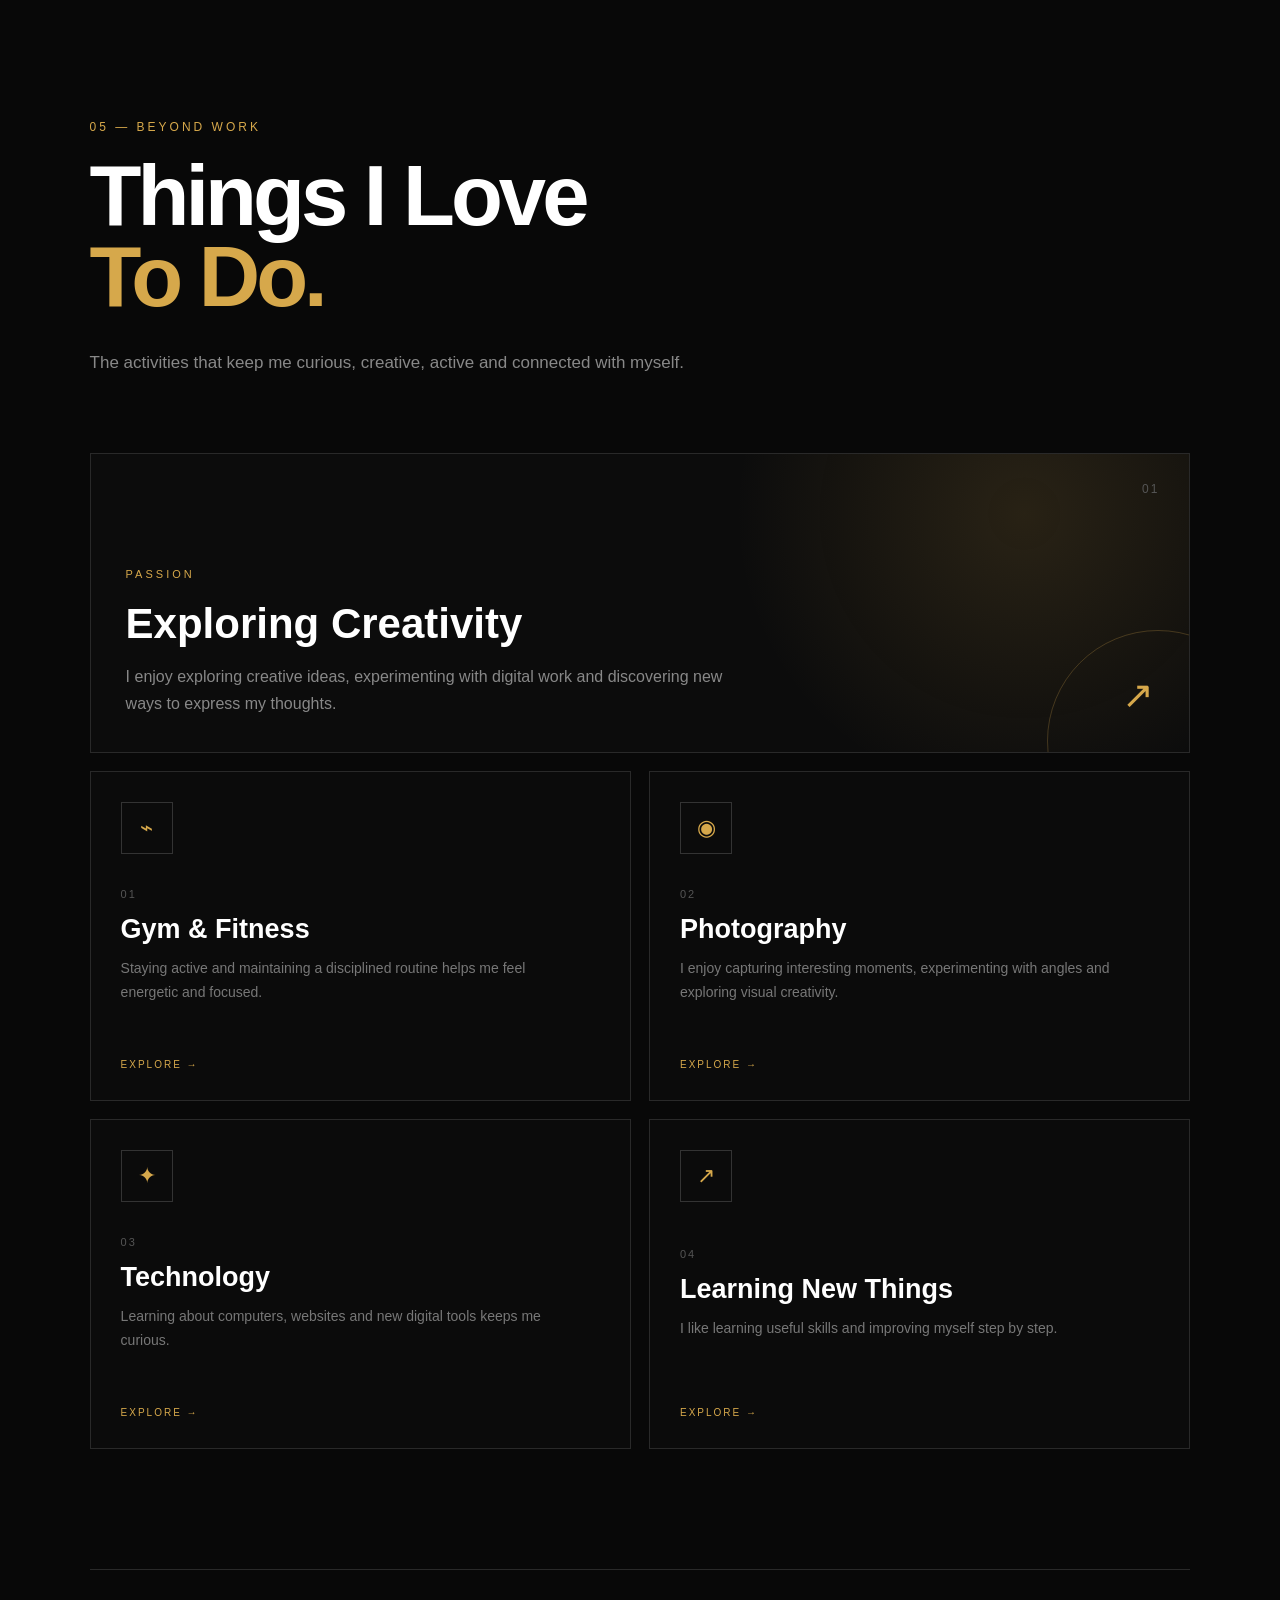
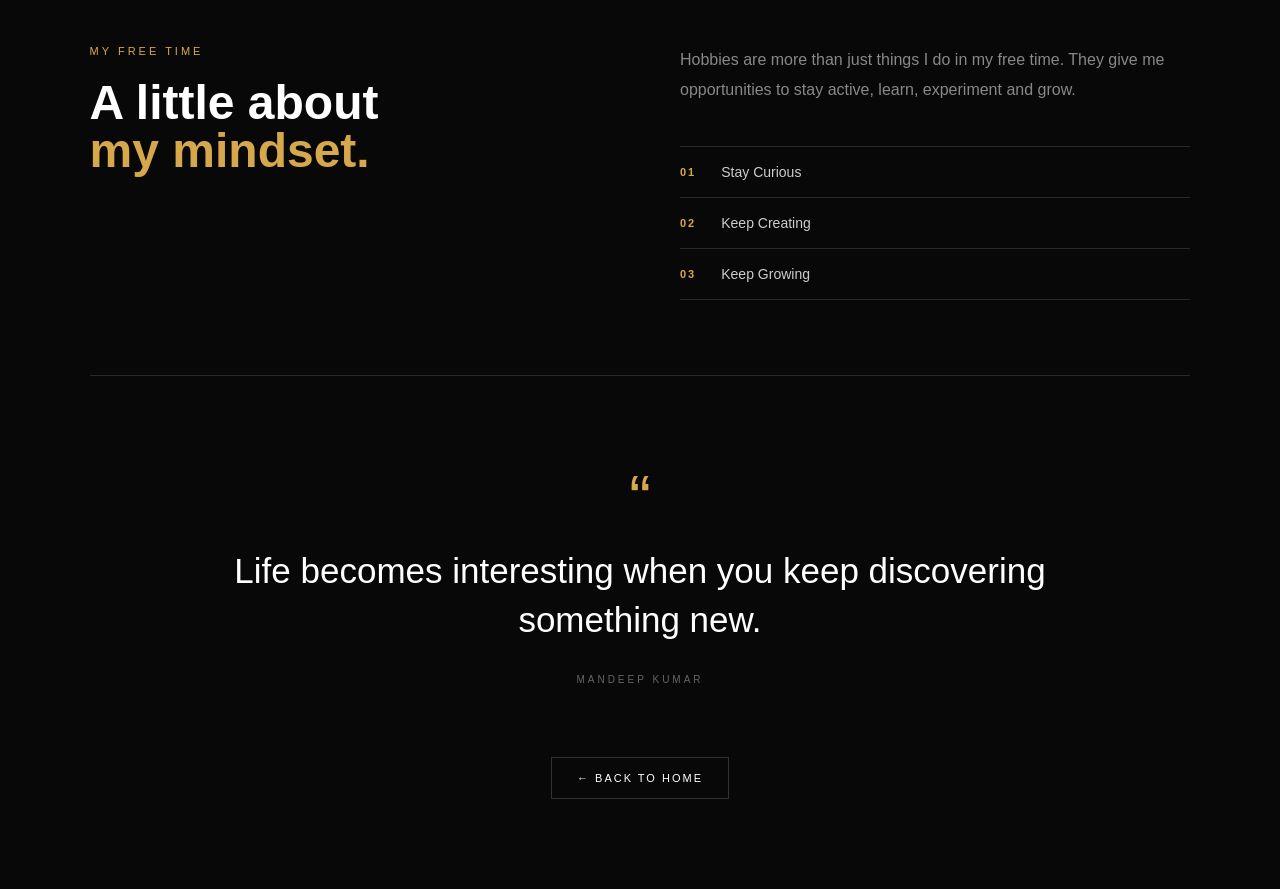
<file: hobbies.html>
<!DOCTYPE html>
<html lang="en">

<head>
    <meta charset="UTF-8">
    <meta name="viewport" content="width=device-width, initial-scale=1.0">

    <title>Hobbies | Mandeep Kumar</title>

    <link rel="stylesheet" href="style.css">
</head>

<body>

    <section class="hobbies-page">

        <div class="hobbies-container">

            <!-- HEADER -->
            <header class="hobbies-header">

                <p class="section-label">05 — BEYOND WORK</p>

                <h1>
                    Things I Love<br>
                    <span>To Do.</span>
                </h1>

                <p>
                    The activities that keep me curious, creative,
                    active and connected with myself.
                </p>

            </header>


            <!-- FEATURED HOBBY -->
            <div class="hobby-feature">

                <div class="hobby-feature-number">01</div>

                <div class="hobby-feature-content">
                    <span>PASSION</span>

                    <h2>Exploring Creativity</h2>

                    <p>
                        I enjoy exploring creative ideas, experimenting
                        with digital work and discovering new ways to
                        express my thoughts.
                    </p>
                </div>

                <div class="hobby-arrow">↗</div>

            </div>


            <!-- INTERACTIVE CARDS -->
            <div class="hobbies-grid">

                <div class="hobby-card">

                    <div class="hobby-icon">⌁</div>

                    <div>
                        <span class="hobby-label">01</span>
                        <h3>Gym & Fitness</h3>

                        <p>
                            Staying active and maintaining a disciplined
                            routine helps me feel energetic and focused.
                        </p>
                    </div>

                    <span class="hobby-more">EXPLORE →</span>

                </div>


                <div class="hobby-card">

                    <div class="hobby-icon">◉</div>

                    <div>
                        <span class="hobby-label">02</span>
                        <h3>Photography</h3>

                        <p>
                            I enjoy capturing interesting moments,
                            experimenting with angles and exploring
                            visual creativity.
                        </p>
                    </div>

                    <span class="hobby-more">EXPLORE →</span>

                </div>


                <div class="hobby-card">

                    <div class="hobby-icon">✦</div>

                    <div>
                        <span class="hobby-label">03</span>
                        <h3>Technology</h3>

                        <p>
                            Learning about computers, websites and
                            new digital tools keeps me curious.
                        </p>
                    </div>

                    <span class="hobby-more">EXPLORE →</span>

                </div>


                <div class="hobby-card">

                    <div class="hobby-icon">↗</div>

                    <div>
                        <span class="hobby-label">04</span>
                        <h3>Learning New Things</h3>

                        <p>
                            I like learning useful skills and improving
                            myself step by step.
                        </p>
                    </div>

                    <span class="hobby-more">EXPLORE →</span>

                </div>

            </div>


            <!-- PERSONALITY SECTION -->
            <section class="hobby-personality">

                <div class="personality-title">
                    <p class="section-label">MY FREE TIME</p>

                    <h2>
                        A little about<br>
                        <span>my mindset.</span>
                    </h2>
                </div>

                <div class="personality-text">

                    <p>
                        Hobbies are more than just things I do in my
                        free time. They give me opportunities to stay
                        active, learn, experiment and grow.
                    </p>

                    <div class="mindset-points">

                        <div>
                            <strong>01</strong>
                            <span>Stay Curious</span>
                        </div>

                        <div>
                            <strong>02</strong>
                            <span>Keep Creating</span>
                        </div>

                        <div>
                            <strong>03</strong>
                            <span>Keep Growing</span>
                        </div>

                    </div>

                </div>

            </section>


            <!-- QUOTE -->
            <div class="hobby-quote">

                <span>“</span>

                <h2>
                    Life becomes interesting
                    when you keep discovering
                    something new.
                </h2>

                <small>MANDEEP KUMAR</small>

            </div>


            <!-- BACK -->
            <div class="hobbies-back">
                <a href="index.html">← BACK TO HOME</a>
            </div>

        </div>

    </section>

</body>
</html>
</file>
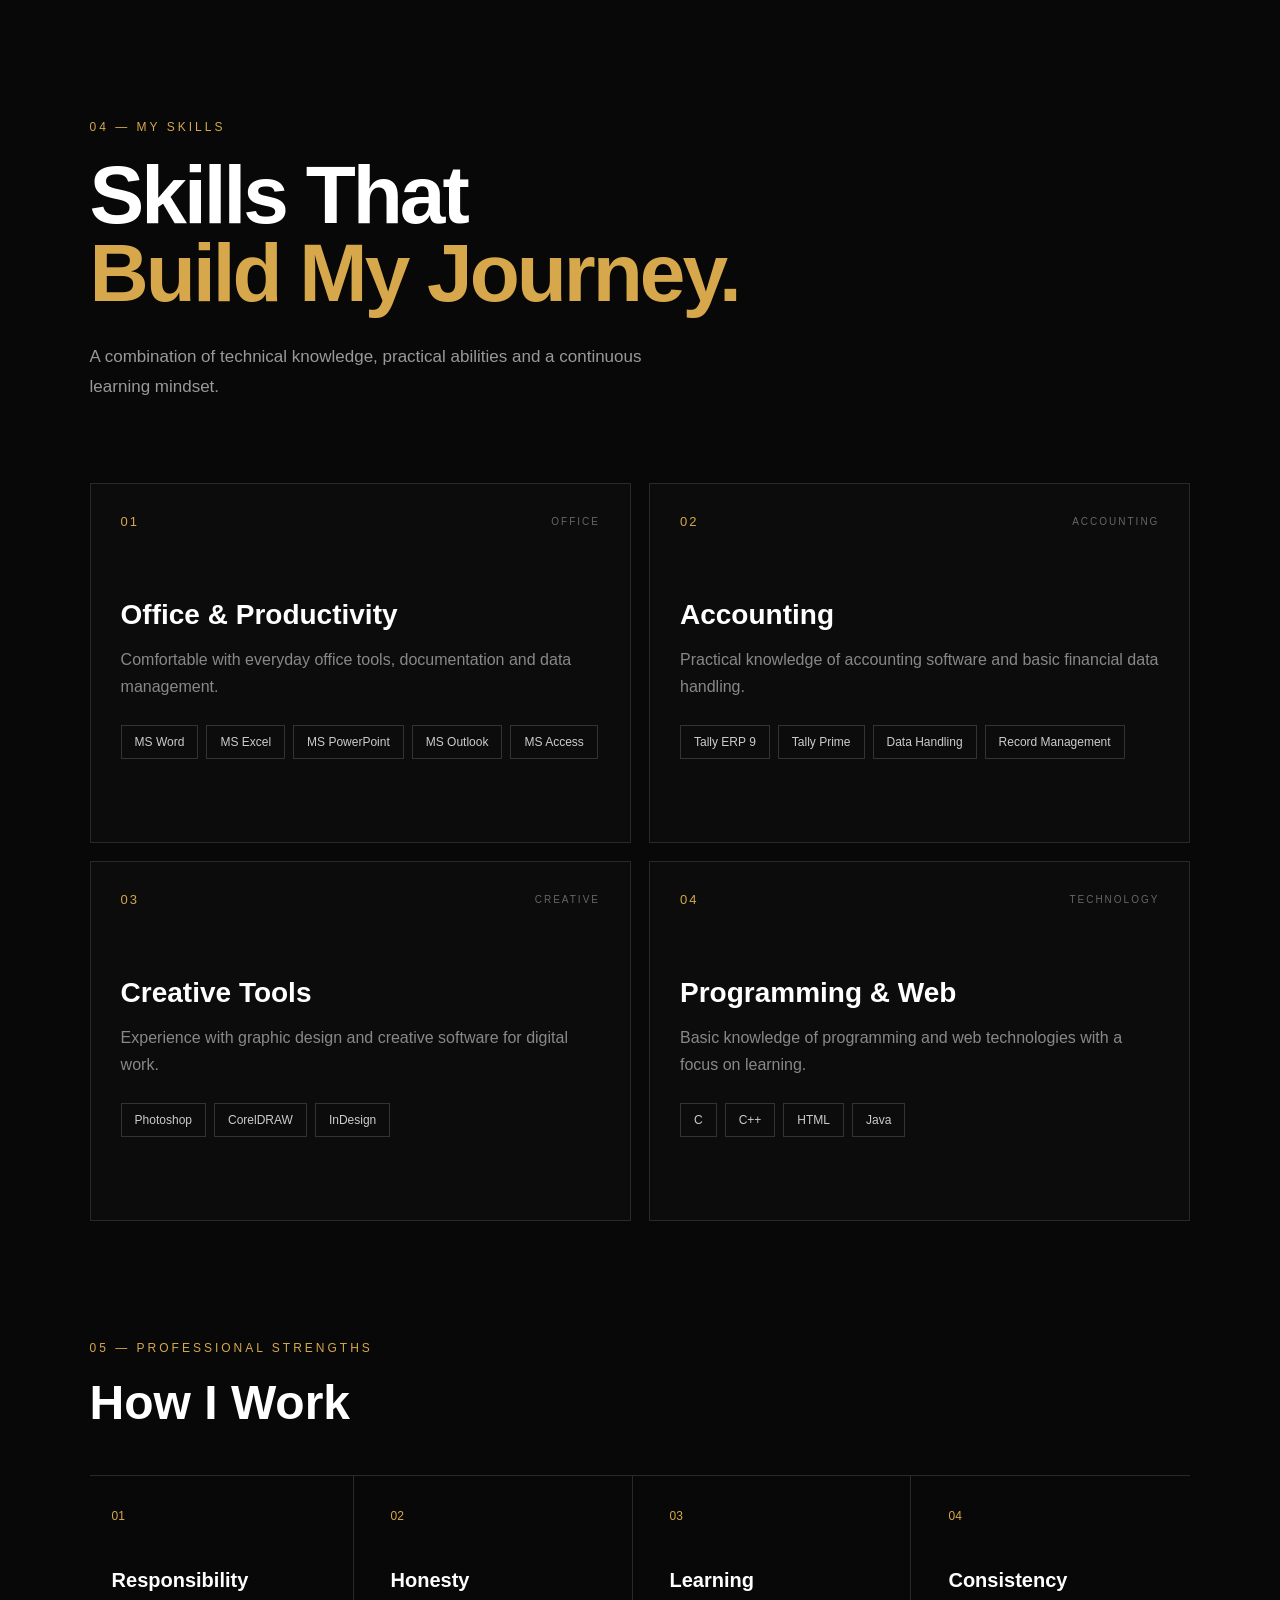
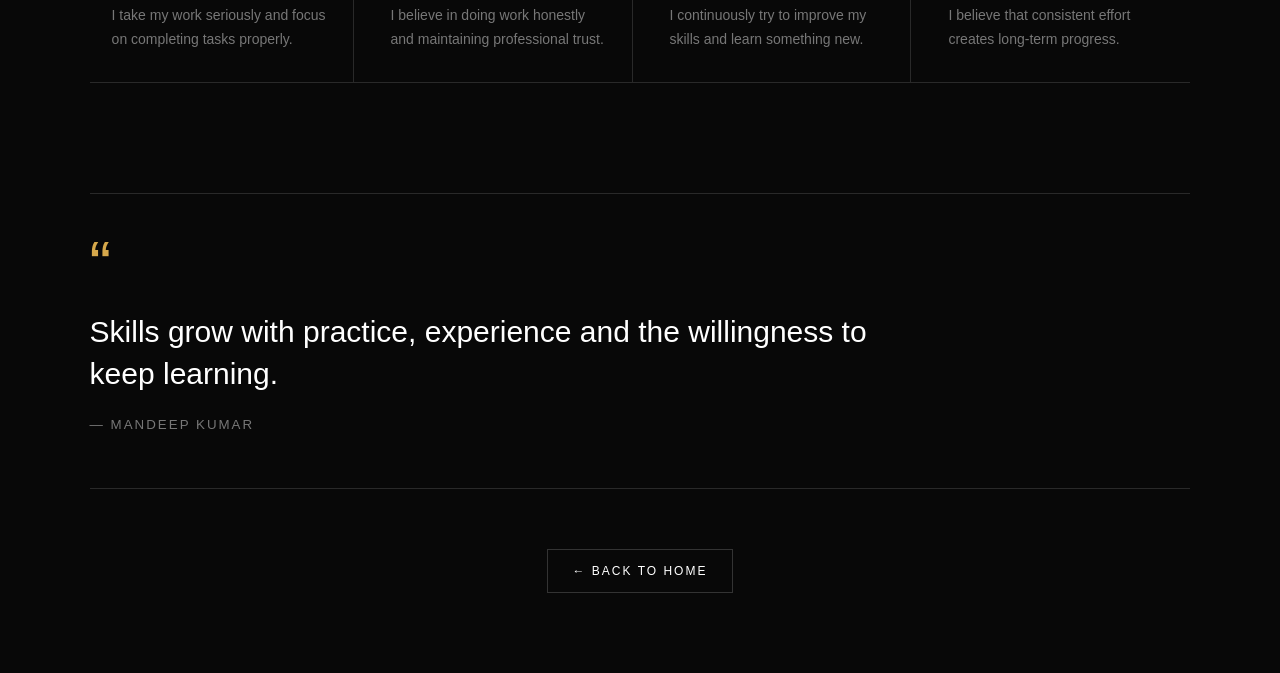
<file: skills.html>
<!DOCTYPE html>
<html lang="en">

<head>
    <meta charset="UTF-8">
    <meta name="viewport" content="width=device-width, initial-scale=1.0">

    <title>Skills | Mandeep Kumar</title>

    <link rel="stylesheet" href="style.css">
</head>

<body>

    <section class="skills-page">

        <div class="skills-container">

            <!-- Header -->
            <header class="skills-header">
                <p class="section-label">04 — MY SKILLS</p>

                <h1>
                    Skills That<br>
                    <span>Build My Journey.</span>
                </h1>

                <p>
                    A combination of technical knowledge, practical
                    abilities and a continuous learning mindset.
                </p>
            </header>


            <!-- Skill Categories -->
            <div class="skills-grid">

                <!-- Office -->
                <div class="skill-card">

                    <div class="skill-card-top">
                        <span class="skill-number">01</span>
                        <span class="skill-type">OFFICE</span>
                    </div>

                    <h2>Office & Productivity</h2>

                    <p>
                        Comfortable with everyday office tools,
                        documentation and data management.
                    </p>

                    <div class="skill-list">
                        <span>MS Word</span>
                        <span>MS Excel</span>
                        <span>MS PowerPoint</span>
                        <span>MS Outlook</span>
                        <span>MS Access</span>
                    </div>

                </div>


                <!-- Accounting -->
                <div class="skill-card">

                    <div class="skill-card-top">
                        <span class="skill-number">02</span>
                        <span class="skill-type">ACCOUNTING</span>
                    </div>

                    <h2>Accounting</h2>

                    <p>
                        Practical knowledge of accounting software
                        and basic financial data handling.
                    </p>

                    <div class="skill-list">
                        <span>Tally ERP 9</span>
                        <span>Tally Prime</span>
                        <span>Data Handling</span>
                        <span>Record Management</span>
                    </div>

                </div>


                <!-- Creative -->
                <div class="skill-card">

                    <div class="skill-card-top">
                        <span class="skill-number">03</span>
                        <span class="skill-type">CREATIVE</span>
                    </div>

                    <h2>Creative Tools</h2>

                    <p>
                        Experience with graphic design and creative
                        software for digital work.
                    </p>

                    <div class="skill-list">
                        <span>Photoshop</span>
                        <span>CorelDRAW</span>
                        <span>InDesign</span>
                    </div>

                </div>


                <!-- Programming -->
                <div class="skill-card">

                    <div class="skill-card-top">
                        <span class="skill-number">04</span>
                        <span class="skill-type">TECHNOLOGY</span>
                    </div>

                    <h2>Programming & Web</h2>

                    <p>
                        Basic knowledge of programming and web
                        technologies with a focus on learning.
                    </p>

                    <div class="skill-list">
                        <span>C</span>
                        <span>C++</span>
                        <span>HTML</span>
                        <span>Java</span>
                    </div>

                </div>

            </div>


            <!-- Professional Skills -->
            <section class="professional-skills">

                <p class="section-label">05 — PROFESSIONAL STRENGTHS</p>

                <h2>How I Work</h2>

                <div class="strength-grid">

                    <div class="strength-item">
                        <span>01</span>
                        <h3>Responsibility</h3>
                        <p>
                            I take my work seriously and focus on
                            completing tasks properly.
                        </p>
                    </div>

                    <div class="strength-item">
                        <span>02</span>
                        <h3>Honesty</h3>
                        <p>
                            I believe in doing work honestly and
                            maintaining professional trust.
                        </p>
                    </div>

                    <div class="strength-item">
                        <span>03</span>
                        <h3>Learning</h3>
                        <p>
                            I continuously try to improve my skills
                            and learn something new.
                        </p>
                    </div>

                    <div class="strength-item">
                        <span>04</span>
                        <h3>Consistency</h3>
                        <p>
                            I believe that consistent effort creates
                            long-term progress.
                        </p>
                    </div>

                </div>

            </section>


            <!-- Quote -->
            <div class="skills-quote">

                <span>“</span>

                <p>
                    Skills grow with practice, experience
                    and the willingness to keep learning.
                </p>

                <small>— MANDEEP KUMAR</small>

            </div>


            <!-- Back -->
            <div class="skills-back">
                <a href="index.html">← BACK TO HOME</a>
            </div>

        </div>

    </section>

</body>
</html>
</file>
<file: style.css>
/* ===== RESET ===== */

* {
    margin: 0;
    padding: 0;
    box-sizing: border-box;
}

html {
    scroll-behavior: smooth;
}

body {
    font-family: Arial, sans-serif;
    background: #050505;
    color: white;
    overflow-x: hidden;
}


/* ===== HERO ===== */

.hero {
    min-height: 100vh;
    background:
        linear-gradient(
            rgba(0, 0, 0, 0.55),
            rgba(0, 0, 0, 0.75)
        ),
        url("images/background.png");
    background-size: cover;
    background-position: center;
    background-repeat: no-repeat;
    position: relative;
}


/* ===== NAVBAR ===== */

.navbar {
    position: absolute;
    top: 0;
    left: 0;
    width: 100%;
    padding: 25px 5%;
    display: flex;
    align-items: center;
    justify-content: space-between;
    gap: 30px;
    z-index: 10;
}


/* ===== LOGO / BRAND ===== */

.brand {
    display: flex;
    align-items: center;
    gap: 15px;
    flex-shrink: 0;
}

.brand img {
    width: 65px;
    height: 65px;
    border-radius: 50%;
    object-fit: cover;
}

.brand h2 {
    font-size: 22px;
    letter-spacing: 2px;
    white-space: nowrap;
}

.brand span {
    display: block;
    font-size: 10px;
    letter-spacing: 4px;
    color: #d6a84b;
    margin-top: 3px;
}


/* ===== MENU ===== */

nav {
    display: flex;
    align-items: center;
    justify-content: flex-end;
    gap: 22px;
    flex-wrap: wrap;
}

nav a {
    color: white;
    text-decoration: none;
    font-size: 12px;
    text-transform: uppercase;
    letter-spacing: 1px;
    transition: 0.3s ease;
    white-space: nowrap;
}

nav a:hover {
    color: #d6a84b;
}


/* ===== HERO CONTENT ===== */

.hero-content {
    position: absolute;
    top: 50%;
    left: 8%;
    transform: translateY(-50%);
    width: 90%;
    max-width: 600px;
}

.small-text {
    color: #d6a84b;
    font-size: 12px;
    letter-spacing: 4px;
    margin-bottom: 20px;
}

.hero-content h1 {
    font-size: clamp(55px, 7vw, 90px);
    line-height: 0.9;
    letter-spacing: 5px;
}

.hero-content h1 span {
    color: #d6a84b;
}

.description {
    margin-top: 30px;
    max-width: 500px;
    color: #ddd;
    font-size: 17px;
    line-height: 1.8;
}


/* ===== BUTTON ===== */

.button {
    display: inline-block;
    margin-top: 30px;
    padding: 15px 28px;
    border: 1px solid #d6a84b;
    color: white;
    text-decoration: none;
    font-size: 12px;
    letter-spacing: 2px;
    transition: 0.3s ease;
}

.button:hover {
    background: #d6a84b;
    color: black;
}


/* ===== SCROLL ===== */

.scroll {
    position: absolute;
    bottom: 30px;
    left: 8%;
    font-size: 11px;
    letter-spacing: 3px;
    color: #ccc;
}


/* ===== HOME SECTIONS ===== */

.content-section {
    min-height: 50vh;
    padding: 100px 10%;
    background: #080808;
    border-top: 1px solid #222;
}

.section-label {
    color: #d6a84b;
    font-size: 12px;
    letter-spacing: 3px;
    margin-bottom: 20px;
}

.content-section h2 {
    font-size: 45px;
    line-height: 1.1;
    margin-bottom: 25px;
}

.content-section > p {
    max-width: 750px;
    color: #aaa;
    font-size: 17px;
    line-height: 1.8;
}


/* ===== SKILLS ===== */

.skills {
    display: flex;
    flex-wrap: wrap;
    gap: 15px;
    margin-top: 30px;
}

.skills div {
    padding: 15px 25px;
    border: 1px solid #333;
    color: #ddd;
    transition: 0.3s ease;
}

.skills div:hover {
    border-color: #d6a84b;
    color: #d6a84b;
}


/* ===== FOOTER ===== */

footer {
    text-align: center;
    padding: 30px;
    background: #000;
    color: #777;
}


/* ================================================= */
/* ===== SEPARATE PAGES ============================ */
/* ================================================= */

.about-page {
    min-height: 100vh;
    padding: 140px 10% 80px;
    background: #080808;
}

.about-container {
    width: 100%;
    max-width: 1000px;
    margin: auto;
}

.about-page .section-label {
    color: #d6a84b;
    font-size: 12px;
    letter-spacing: 3px;
    margin-bottom: 18px;
}

.about-page h1 {
    font-size: 64px;
    line-height: 1;
    letter-spacing: 3px;
    margin-bottom: 25px;
}

.about-page h1 span {
    color: #d6a84b;
}

.about-intro {
    max-width: 800px;
    color: #bbb;
    font-size: 18px;
    line-height: 1.9;
    margin-bottom: 55px;
}


/* ===== CARDS ===== */

.about-grid {
    display: grid;
    grid-template-columns: repeat(2, minmax(0, 1fr));
    gap: 20px;
}

.about-card {
    min-height: 190px;
    padding: 30px;
    background: #090909;
    border: 1px solid #292929;
    transition: 0.3s ease;
}

.about-card:hover {
    border-color: #d6a84b;
    transform: translateY(-5px);
}

.about-card h3 {
    color: #d6a84b;
    font-size: 13px;
    letter-spacing: 2px;
    margin-bottom: 18px;
}

.about-card p {
    color: #aaa;
    font-size: 16px;
    line-height: 1.7;
}

.about-card strong {
    color: #ddd;
}


/* ===== BACK BUTTON ===== */

.about-back {
    display: inline-block;
    margin-top: 45px;
    padding: 13px 25px;
    border: 1px solid #d6a84b;
    color: white;
    text-decoration: none;
    font-size: 12px;
    letter-spacing: 2px;
    transition: 0.3s ease;
}

.about-back:hover {
    background: #d6a84b;
    color: black;
}


/* ================================================= */
/* ===== TABLET ===================================== */
/* ================================================= */

@media (max-width: 1000px) {

    .navbar {
        padding: 22px 4%;
    }

    nav {
        gap: 15px;
    }

    nav a {
        font-size: 10px;
    }

    .hero-content {
        left: 6%;
    }

    .content-section {
        padding: 80px 7%;
    }

    .about-page {
        padding: 120px 7% 70px;
    }
}


/* ================================================= */
/* ===== MOBILE ===================================== */
/* ================================================= */

@media (max-width: 700px) {

    /* BODY */

    body {
        overflow-x: hidden;
    }


    /* NAVBAR */

    .navbar {
        position: absolute;
        padding: 18px 6%;
        display: flex;
        flex-direction: column;
        align-items: flex-start;
        justify-content: flex-start;
        gap: 16px;
    }


    /* BRAND */

    .brand {
        gap: 10px;
    }

    .brand img {
        width: 48px;
        height: 48px;
    }

    .brand h2 {
        font-size: 16px;
        letter-spacing: 1.5px;
    }

    .brand span {
        font-size: 7px;
        letter-spacing: 2px;
    }


    /* MOBILE NAV */

    nav {
        width: 100%;
        display: flex;
        justify-content: flex-start;
        gap: 14px;
        flex-wrap: nowrap;
        overflow-x: auto;
        overflow-y: hidden;
        padding-bottom: 6px;
        scrollbar-width: none;
    }

    nav::-webkit-scrollbar {
        display: none;
    }

    nav a {
        flex-shrink: 0;
        font-size: 9px;
        letter-spacing: 1px;
    }


    /* HERO */

    .hero {
        min-height: 100svh;
        background-position: center;
    }

    .hero-content {
        top: 55%;
        left: 7%;
        width: 86%;
        transform: translateY(-50%);
    }

    .small-text {
        font-size: 9px;
        letter-spacing: 2px;
        margin-bottom: 15px;
    }

    .hero-content h1 {
        font-size: clamp(42px, 13vw, 58px);
        line-height: 0.95;
        letter-spacing: 3px;
    }

    .description {
        margin-top: 20px;
        max-width: 100%;
        font-size: 14px;
        line-height: 1.7;
    }


    /* BUTTON */

    .button {
        margin-top: 24px;
        padding: 13px 20px;
        font-size: 10px;
        letter-spacing: 1.5px;
    }


    /* SCROLL */

    .scroll {
        left: 7%;
        bottom: 18px;
        font-size: 8px;
        letter-spacing: 2px;
    }


    /* SECTIONS */

    .content-section {
        min-height: auto;
        padding: 65px 7%;
    }

    .section-label {
        font-size: 10px;
        letter-spacing: 2px;
        margin-bottom: 15px;
    }

    .content-section h2 {
        font-size: 32px;
        line-height: 1.1;
        margin-bottom: 20px;
    }

    .content-section > p {
        font-size: 14px;
        line-height: 1.7;
    }


    /* SKILLS */

    .skills {
        display: grid;
        grid-template-columns: repeat(2, minmax(0, 1fr));
        gap: 10px;
        margin-top: 25px;
    }

    .skills div {
        padding: 12px 8px;
        font-size: 12px;
        text-align: center;
    }


    /* SEPARATE PAGES */

    .about-page {
        min-height: 100svh;
        padding: 105px 7% 55px;
    }

    .about-container {
        width: 100%;
        max-width: none;
    }

    .about-page .section-label {
        font-size: 10px;
        letter-spacing: 2px;
    }

    .about-page h1 {
        font-size: clamp(38px, 11vw, 48px);
        line-height: 1;
        letter-spacing: 2px;
        margin-bottom: 20px;
    }

    .about-intro {
        font-size: 14px;
        line-height: 1.7;
        margin-bottom: 35px;
    }


    /* CARDS */

    .about-grid {
        grid-template-columns: 1fr;
        gap: 15px;
    }

    .about-card {
        min-height: auto;
        padding: 22px;
    }

    .about-card h3 {
        font-size: 11px;
        letter-spacing: 1.5px;
        margin-bottom: 14px;
    }

    .about-card p {
        font-size: 14px;
        line-height: 1.7;
    }


    /* BACK BUTTON */

    .about-back {
        margin-top: 30px;
        padding: 12px 18px;
        font-size: 10px;
        letter-spacing: 1.5px;
    }


    /* FOOTER */

    footer {
        padding: 25px 7%;
        font-size: 12px;
    }
}


/* ================================================= */
/* ===== VERY SMALL PHONES ========================= */
/* ================================================= */

@media (max-width: 400px) {

    .navbar {
        padding-left: 5%;
        padding-right: 5%;
    }

    .hero-content {
        left: 6%;
        width: 88%;
    }

    .hero-content h1 {
        font-size: 40px;
    }

    .description {
        font-size: 13px;
    }

    .content-section {
        padding-left: 6%;
        padding-right: 6%;
    }

    .about-page {
        padding-left: 6%;
        padding-right: 6%;
    }

    .skills {
        grid-template-columns: 1fr;
    }
}
/* ================================================= */
/* ===== PREMIUM ABOUT PAGE ========================= */
/* ================================================= */

.about-header {
    max-width: 850px;
    margin-bottom: 80px;
}

.about-header h1 {
    font-size: clamp(50px, 7vw, 88px);
    line-height: 0.95;
    letter-spacing: 3px;
    margin-bottom: 30px;
}

.about-header h1 span {
    color: #d6a84b;
}

.about-feature {
    display: grid;
    grid-template-columns: 100px 1fr;
    gap: 50px;
    padding: 55px 0;
    border-top: 1px solid #292929;
    border-bottom: 1px solid #292929;
    margin-bottom: 100px;
}

.about-feature-number,
.goal-number {
    color: #d6a84b;
    font-size: 12px;
    letter-spacing: 2px;
}

.card-label {
    color: #777;
    font-size: 11px;
    letter-spacing: 3px;
    margin-bottom: 20px;
}

.about-feature h2 {
    font-size: 45px;
    line-height: 1.1;
    margin-bottom: 25px;
}

.about-feature-content p:not(.card-label) {
    max-width: 750px;
    color: #aaa;
    font-size: 16px;
    line-height: 1.8;
    margin-bottom: 18px;
}

.about-block {
    margin-bottom: 100px;
}

.block-heading {
    margin-bottom: 40px;
}

.block-heading h2 {
    font-size: 42px;
    line-height: 1.1;
}

.personal-grid {
    display: grid;
    grid-template-columns: repeat(2, 1fr);
    gap: 15px;
}

.personal-card {
    padding: 28px;
    background: #0b0b0b;
    border: 1px solid #292929;
    transition: 0.3s ease;
}

.personal-card:hover {
    border-color: #d6a84b;
    transform: translateY(-4px);
}

.personal-card span {
    display: block;
    color: #777;
    font-size: 10px;
    letter-spacing: 2px;
    margin-bottom: 12px;
}

.personal-card strong {
    color: #eee;
    font-size: 17px;
    font-weight: 500;
}

.timeline {
    border-left: 1px solid #333;
    padding-left: 35px;
}

.timeline-item {
    position: relative;
    display: grid;
    grid-template-columns: 90px 1fr;
    gap: 30px;
    padding: 0 0 45px;
}

.timeline-item::before {
    content: "";
    position: absolute;
    width: 9px;
    height: 9px;
    background: #080808;
    border: 1px solid #777;
    border-radius: 50%;
    left: -40px;
    top: 4px;
}

.timeline-item.active::before {
    border-color: #d6a84b;
    background: #d6a84b;
}

.timeline-year {
    color: #d6a84b;
    font-size: 11px;
    letter-spacing: 2px;
}

.timeline-content h3 {
    font-size: 22px;
    margin-bottom: 12px;
}

.timeline-content p {
    color: #999;
    font-size: 15px;
    line-height: 1.7;
    max-width: 650px;
}

.strength-grid {
    display: grid;
    grid-template-columns: repeat(2, 1fr);
    gap: 15px;
}

.strength-card {
    padding: 35px;
    background: #0a0a0a;
    border: 1px solid #292929;
    transition: 0.3s ease;
}

.strength-card:hover {
    border-color: #d6a84b;
    transform: translateY(-5px);
}

.strength-icon {
    color: #d6a84b;
    font-size: 11px;
    letter-spacing: 2px;
    margin-bottom: 35px;
}

.strength-card h3 {
    font-size: 22px;
    margin-bottom: 12px;
}

.strength-card p {
    color: #999;
    line-height: 1.7;
    font-size: 14px;
}

.goal-section {
    display: grid;
    grid-template-columns: 100px 1fr;
    gap: 50px;
    padding: 65px 0;
    margin-bottom: 80px;
    border-top: 1px solid #292929;
    border-bottom: 1px solid #292929;
}

.goal-section h2 {
    font-size: clamp(40px, 5vw, 65px);
    line-height: 1.05;
    margin: 15px 0 25px;
}

.goal-section > div:last-child > p:last-child {
    max-width: 650px;
    color: #999;
    font-size: 16px;
    line-height: 1.8;
}

.quote-section {
    max-width: 750px;
    margin: 0 auto 70px;
    text-align: center;
    padding: 50px 20px;
}

.quote-mark {
    display: block;
    color: #d6a84b;
    font-family: Georgia, serif;
    font-size: 70px;
    line-height: 0.7;
    margin-bottom: 25px;
}

.quote-section p {
    color: #ddd;
    font-family: Georgia, serif;
    font-size: 24px;
    line-height: 1.6;
    font-style: italic;
}

.quote-author {
    display: block;
    margin-top: 25px;
    color: #777;
    font-size: 10px;
    letter-spacing: 3px;
}


/* ===== ABOUT MOBILE ===== */

@media (max-width: 700px) {

    .about-header {
        margin-bottom: 55px;
    }

    .about-header h1 {
        font-size: 46px;
        line-height: 0.98;
        margin-bottom: 22px;
    }

    .about-feature {
        grid-template-columns: 1fr;
        gap: 20px;
        padding: 35px 0;
        margin-bottom: 65px;
    }

    .about-feature h2 {
        font-size: 32px;
    }

    .about-feature-content p:not(.card-label) {
        font-size: 14px;
        line-height: 1.7;
    }

    .about-block {
        margin-bottom: 65px;
    }

    .block-heading h2 {
        font-size: 32px;
    }

    .personal-grid {
        grid-template-columns: 1fr;
    }

    .personal-card {
        padding: 22px;
    }

    .timeline {
        padding-left: 25px;
    }

    .timeline-item {
        grid-template-columns: 1fr;
        gap: 8px;
        padding-bottom: 35px;
    }

    .timeline-item::before {
        left: -30px;
    }

    .strength-grid {
        grid-template-columns: 1fr;
    }

    .strength-card {
        padding: 25px;
    }

    .goal-section {
        grid-template-columns: 1fr;
        gap: 20px;
        padding: 45px 0;
        margin-bottom: 55px;
    }

    .goal-section h2 {
        font-size: 40px;
    }

    .goal-section > div:last-child > p:last-child {
        font-size: 14px;
        line-height: 1.7;
    }

    .quote-section {
        padding: 30px 5px;
    }

    .quote-section p {
        font-size: 19px;
    }

}
/* ================================================= */
/* ===== EDUCATION PAGE ============================== */
/* ================================================= */

.education-page {
    min-height: 100vh;
    padding: 120px 7% 80px;
    background: #080808;
}

.education-container {
    max-width: 1150px;
    margin: auto;
}

.education-header {
    max-width: 850px;
    margin-bottom: 75px;
}

.education-header h1 {
    font-size: clamp(52px, 7vw, 88px);
    line-height: 0.95;
    letter-spacing: 3px;
    margin-bottom: 28px;
}

.education-header h1 span {
    color: #d6a84b;
}

.education-header > p:last-child {
    max-width: 700px;
    color: #999;
    font-size: 17px;
    line-height: 1.8;
}


/* ===== EDUCATION CARDS ===== */

.education-cards {
    display: grid;
    grid-template-columns: repeat(3, 1fr);
    gap: 18px;
    margin-bottom: 110px;
}

.education-card {
    min-height: 390px;
    padding: 28px;
    display: flex;
    flex-direction: column;
    justify-content: space-between;

    background: #0b0b0b;
    border: 1px solid #292929;

    color: white;
    text-decoration: none;

    transition:
        transform 0.35s ease,
        border-color 0.35s ease,
        background 0.35s ease;
}

.education-card:hover {
    transform: translateY(-8px);
    border-color: #d6a84b;
    background: #0e0e0e;
}


/* ===== CARD TOP ===== */

.education-card-top {
    display: flex;
    justify-content: space-between;
    align-items: center;
}

.education-number {
    color: #d6a84b;
    font-size: 11px;
    letter-spacing: 2px;
}

.education-status {
    color: #777;
    font-size: 9px;
    letter-spacing: 2px;
}


/* ===== CARD MAIN ===== */

.education-card-main {
    margin-top: 50px;
}

.education-card-main p {
    color: #d6a84b;
    font-size: 11px;
    letter-spacing: 2px;
    margin-bottom: 18px;
}

.education-card-main h2 {
    font-size: 34px;
    line-height: 1.05;
    margin-bottom: 15px;
}

.education-card-main span {
    color: #888;
    font-size: 13px;
    line-height: 1.5;
}


/* ===== CARD BOTTOM ===== */

.education-card-bottom {
    padding-top: 22px;
    border-top: 1px solid #292929;

    display: flex;
    flex-direction: column;
    gap: 13px;
}

.education-card-bottom span {
    color: #777;
    font-size: 11px;
}

.education-card-bottom strong {
    color: #ddd;
    font-size: 10px;
    letter-spacing: 1.5px;
    font-weight: normal;
}

.education-card:hover .education-card-bottom strong {
    color: #d6a84b;
}


/* ===== CURRENT CARD ===== */

.education-current {
    border-color: #3a3020;
}

.education-current .education-status {
    color: #d6a84b;
}


/* ===== EDUCATION NOTE ===== */

.education-note {
    display: grid;
    grid-template-columns: 100px 1fr;
    gap: 50px;

    padding: 65px 0;

    border-top: 1px solid #292929;
    border-bottom: 1px solid #292929;

    margin-bottom: 60px;
}

.education-note-number {
    color: #d6a84b;
    font-size: 11px;
    letter-spacing: 2px;
}

.education-note h2 {
    font-size: clamp(38px, 5vw, 62px);
    line-height: 1.05;
    margin: 15px 0 25px;
}

.education-note div:last-child > p:last-child {
    max-width: 680px;
    color: #999;
    font-size: 16px;
    line-height: 1.8;
}


/* ===== EDUCATION MOBILE ===== */

@media (max-width: 900px) {

    .education-cards {
        grid-template-columns: 1fr;
    }

    .education-card {
        min-height: 320px;
    }

}


@media (max-width: 700px) {

    .education-page {
        padding: 100px 7% 55px;
    }

    .education-header {
        margin-bottom: 50px;
    }

    .education-header h1 {
        font-size: 46px;
        line-height: 0.98;
    }

    .education-header > p:last-child {
        font-size: 14px;
        line-height: 1.7;
    }

    .education-cards {
        gap: 14px;
        margin-bottom: 65px;
    }

    .education-card {
        min-height: 300px;
        padding: 23px;
    }

    .education-card-main {
        margin-top: 35px;
    }

    .education-card-main h2 {
        font-size: 29px;
    }

    .education-note {
        grid-template-columns: 1fr;
        gap: 20px;
        padding: 45px 0;
        margin-bottom: 45px;
    }

    .education-note h2 {
        font-size: 38px;
    }

    .education-note div:last-child > p:last-child {
        font-size: 14px;
        line-height: 1.7;
    }

}
/* ================================================= */
/* ===== EXPERIENCE PAGE ============================= */
/* ================================================= */

.experience-page {
    min-height: 100vh;
    padding: 120px 7% 80px;
    background: #080808;
}

.experience-container {
    max-width: 1150px;
    margin: auto;
}

.experience-header {
    max-width: 850px;
    margin-bottom: 75px;
}

.experience-header h1 {
    font-size: clamp(52px, 7vw, 88px);
    line-height: 0.95;
    letter-spacing: 3px;
    margin-bottom: 28px;
}

.experience-header h1 span {
    color: #d6a84b;
}

.experience-header > p:last-child {
    max-width: 720px;
    color: #999;
    font-size: 17px;
    line-height: 1.8;
}


/* ===== FEATURE ===== */

.experience-feature {
    display: grid;
    grid-template-columns: 100px 1fr;
    gap: 50px;

    padding: 60px 0;

    border-top: 1px solid #292929;
    border-bottom: 1px solid #292929;

    margin-bottom: 100px;
}

.experience-number {
    color: #d6a84b;
    font-size: 11px;
    letter-spacing: 2px;
}

.experience-feature h2 {
    font-size: 45px;
    line-height: 1.1;
    margin-bottom: 25px;
}

.experience-feature > div:last-child > p:last-child {
    max-width: 750px;
    color: #999;
    font-size: 16px;
    line-height: 1.8;
}


/* ===== EXPERIENCE GRID ===== */

.experience-block {
    margin-bottom: 100px;
}

.experience-grid {
    display: grid;
    grid-template-columns: repeat(2, 1fr);
    gap: 18px;
}

.experience-card {
    min-height: 300px;
    padding: 30px;

    background: #0b0b0b;
    border: 1px solid #292929;

    transition:
        transform 0.35s ease,
        border-color 0.35s ease,
        background 0.35s ease;
}

.experience-card:hover {
    transform: translateY(-7px);
    border-color: #d6a84b;
    background: #0e0e0e;
}

.experience-card-top {
    display: flex;
    justify-content: space-between;
    align-items: center;

    color: #777;
    font-size: 9px;
    letter-spacing: 2px;

    margin-bottom: 55px;
}

.experience-card-top span:first-child {
    color: #d6a84b;
}

.experience-card h3 {
    font-size: 25px;
    line-height: 1.15;
    margin-bottom: 15px;
}

.experience-card > p {
    color: #999;
    font-size: 14px;
    line-height: 1.7;
    max-width: 500px;
}

.experience-tags {
    display: flex;
    flex-wrap: wrap;
    gap: 8px;

    margin-top: 25px;
}

.experience-tags span {
    padding: 7px 10px;

    border: 1px solid #292929;

    color: #777;
    font-size: 9px;
    letter-spacing: 1px;
}

.experience-highlight {
    border-color: #3a3020;
}

.experience-highlight .experience-card-top span:first-child {
    color: #d6a84b;
}


/* ===== WORK APPROACH ===== */

.experience-approach {
    display: grid;
    grid-template-columns: 100px 1fr;
    gap: 50px;

    padding: 65px 0;

    border-top: 1px solid #292929;
    border-bottom: 1px solid #292929;

    margin-bottom: 80px;
}

.experience-approach h2 {
    font-size: clamp(40px, 5vw, 65px);
    line-height: 1.05;
    margin: 15px 0 25px;
}

.experience-approach > div:last-child > p:last-child {
    max-width: 680px;
    color: #999;
    font-size: 16px;
    line-height: 1.8;
}


/* ===== CURRENT DIRECTION ===== */

.experience-current {
    max-width: 850px;
    margin-bottom: 65px;
}

.experience-current h2 {
    font-size: clamp(40px, 5vw, 62px);
    line-height: 1.05;
    margin: 15px 0 25px;
}

.experience-current > p:last-child {
    max-width: 680px;
    color: #999;
    font-size: 16px;
    line-height: 1.8;
}


/* ===== EXPERIENCE MOBILE ===== */

@media (max-width: 900px) {

    .experience-grid {
        grid-template-columns: 1fr;
    }

}


@media (max-width: 700px) {

    .experience-page {
        padding: 100px 7% 55px;
    }

    .experience-header {
        margin-bottom: 50px;
    }

    .experience-header h1 {
        font-size: 46px;
    }

    .experience-header > p:last-child {
        font-size: 14px;
        line-height: 1.7;
    }

    .experience-feature {
        grid-template-columns: 1fr;
        gap: 20px;
        padding: 40px 0;
        margin-bottom: 65px;
    }

    .experience-feature h2 {
        font-size: 32px;
    }

    .experience-feature > div:last-child > p:last-child {
        font-size: 14px;
        line-height: 1.7;
    }

    .experience-block {
        margin-bottom: 65px;
    }

    .experience-card {
        min-height: 280px;
        padding: 23px;
    }

    .experience-card-top {
        margin-bottom: 40px;
    }

    .experience-card h3 {
        font-size: 23px;
    }

    .experience-approach {
        grid-template-columns: 1fr;
        gap: 20px;
        padding: 45px 0;
        margin-bottom: 55px;
    }

    .experience-approach h2 {
        font-size: 40px;
    }

    .experience-approach > div:last-child > p:last-child,
    .experience-current > p:last-child {
        font-size: 14px;
        line-height: 1.7;
    }

    .experience-current h2 {
        font-size: 38px;
    }

}
/* =========================
   SKILLS PAGE
========================= */

.skills-page {
    min-height: 100vh;
    padding: 120px 7% 80px;
    background: #080808;
    color: #fff;
}

.skills-container {
    max-width: 1150px;
    margin: auto;
}

/* Header */

.skills-header {
    max-width: 760px;
    margin-bottom: 80px;
}

.skills-header .section-label {
    color: #d6a84b;
    font-size: 12px;
    letter-spacing: 3px;
    margin-bottom: 22px;
}

.skills-header h1 {
    font-size: clamp(45px, 7vw, 82px);
    line-height: .95;
    letter-spacing: -3px;
    margin-bottom: 30px;
}

.skills-header h1 span {
    color: #d6a84b;
}

.skills-header p:last-child {
    max-width: 600px;
    color: #999;
    font-size: 17px;
    line-height: 1.8;
}


/* Skill Cards */

.skills-grid {
    display: grid;
    grid-template-columns: repeat(2, 1fr);
    gap: 18px;
    margin-bottom: 120px;
}

.skill-card {
    min-height: 360px;
    padding: 30px;
    background: #0c0c0c;
    border: 1px solid #292929;
    transition: .35s ease;
}

.skill-card:hover {
    transform: translateY(-8px);
    border-color: #d6a84b;
    background: #101010;
}

.skill-card-top {
    display: flex;
    justify-content: space-between;
    align-items: center;
    margin-bottom: 70px;
}

.skill-number {
    color: #d6a84b;
    font-size: 13px;
    letter-spacing: 2px;
}

.skill-type {
    color: #666;
    font-size: 10px;
    letter-spacing: 2px;
}

.skill-card h2 {
    font-size: 28px;
    margin-bottom: 15px;
}

.skill-card p {
    color: #888;
    line-height: 1.7;
    margin-bottom: 25px;
}

.skill-list {
    display: flex;
    flex-wrap: wrap;
    gap: 8px;
}

.skill-list span {
    padding: 9px 13px;
    border: 1px solid #333;
    color: #ccc;
    font-size: 12px;
    transition: .3s ease;
}

.skill-list span:hover {
    border-color: #d6a84b;
    color: #d6a84b;
}


/* Professional Strengths */

.professional-skills {
    margin-bottom: 110px;
}

.professional-skills .section-label {
    color: #d6a84b;
    font-size: 12px;
    letter-spacing: 3px;
    margin-bottom: 20px;
}

.professional-skills > h2 {
    font-size: 48px;
    margin-bottom: 45px;
}

.strength-grid {
    display: grid;
    grid-template-columns: repeat(4, 1fr);
    border-top: 1px solid #292929;
    border-bottom: 1px solid #292929;
}

.strength-item {
    padding: 30px 22px;
    border-right: 1px solid #292929;
}

.strength-item:last-child {
    border-right: none;
}

.strength-item > span {
    color: #d6a84b;
    font-size: 12px;
}

.strength-item h3 {
    margin: 45px 0 12px;
    font-size: 20px;
}

.strength-item p {
    color: #777;
    font-size: 14px;
    line-height: 1.7;
}


/* Quote */

.skills-quote {
    padding: 55px 0;
    border-top: 1px solid #292929;
    border-bottom: 1px solid #292929;
    margin-bottom: 60px;
}

.skills-quote > span {
    font-size: 65px;
    color: #d6a84b;
    line-height: .5;
}

.skills-quote p {
    max-width: 800px;
    font-size: 30px;
    line-height: 1.4;
    margin: 20px 0;
}

.skills-quote small {
    color: #777;
    letter-spacing: 2px;
}


/* Back Button */

.skills-back {
    text-align: center;
}

.skills-back a {
    display: inline-block;
    padding: 14px 25px;
    border: 1px solid #333;
    color: #fff;
    text-decoration: none;
    font-size: 12px;
    letter-spacing: 2px;
    transition: .3s ease;
}

.skills-back a:hover {
    border-color: #d6a84b;
    color: #d6a84b;
}


/* =========================
   SKILLS MOBILE
========================= */

@media (max-width: 900px) {

    .skills-grid {
        grid-template-columns: 1fr;
    }

    .strength-grid {
        grid-template-columns: repeat(2, 1fr);
    }

    .strength-item:nth-child(2) {
        border-right: none;
    }

    .strength-item:nth-child(-n+2) {
        border-bottom: 1px solid #292929;
    }

}


@media (max-width: 600px) {

    .skills-page {
        padding: 90px 20px 60px;
    }

    .skills-header {
        margin-bottom: 55px;
    }

    .skills-header h1 {
        font-size: 48px;
        letter-spacing: -2px;
    }

    .skills-header p:last-child {
        font-size: 15px;
    }

    .skills-grid {
        margin-bottom: 80px;
    }

    .skill-card {
        min-height: auto;
        padding: 24px;
    }

    .skill-card-top {
        margin-bottom: 50px;
    }

    .skill-card h2 {
        font-size: 24px;
    }

    .strength-grid {
        grid-template-columns: 1fr;
    }

    .strength-item {
        border-right: none;
        border-bottom: 1px solid #292929;
    }

    .strength-item:last-child {
        border-bottom: none;
    }

    .professional-skills > h2 {
        font-size: 38px;
    }

    .skills-quote p {
        font-size: 23px;
    }

}
/* =========================
   HOBBIES PAGE
========================= */

.hobbies-page {
    min-height: 100vh;
    padding: 120px 7% 90px;
    background: #080808;
    color: #fff;
}

.hobbies-container {
    max-width: 1150px;
    margin: auto;
}


/* HEADER */

.hobbies-header {
    max-width: 760px;
    margin-bottom: 75px;
}

.hobbies-header .section-label {
    color: #d6a84b;
    font-size: 12px;
    letter-spacing: 3px;
    margin-bottom: 22px;
}

.hobbies-header h1 {
    font-size: clamp(50px, 7vw, 85px);
    line-height: .95;
    letter-spacing: -4px;
    margin-bottom: 30px;
}

.hobbies-header h1 span {
    color: #d6a84b;
}

.hobbies-header > p:last-child {
    max-width: 600px;
    color: #888;
    font-size: 17px;
    line-height: 1.8;
}


/* FEATURE */

.hobby-feature {
    position: relative;
    min-height: 300px;
    padding: 35px;
    margin-bottom: 18px;

    display: flex;
    align-items: flex-end;
    justify-content: space-between;

    background:
        radial-gradient(circle at 85% 20%, rgba(214,168,75,.14), transparent 30%),
        #0c0c0c;

    border: 1px solid #292929;

    overflow: hidden;
    transition: .4s ease;
}

.hobby-feature::after {
    content: "";
    position: absolute;
    width: 220px;
    height: 220px;
    right: -80px;
    bottom: -100px;

    border: 1px solid #d6a84b;
    border-radius: 50%;
    opacity: .25;
}

.hobby-feature:hover {
    border-color: #d6a84b;
    transform: translateY(-5px);
}

.hobby-feature-number {
    position: absolute;
    top: 28px;
    right: 30px;

    color: #555;
    font-size: 12px;
    letter-spacing: 2px;
}

.hobby-feature-content {
    max-width: 650px;
}

.hobby-feature-content > span {
    color: #d6a84b;
    font-size: 11px;
    letter-spacing: 3px;
}

.hobby-feature-content h2 {
    font-size: 42px;
    margin: 18px 0 15px;
}

.hobby-feature-content p {
    max-width: 600px;
    color: #888;
    line-height: 1.7;
}

.hobby-arrow {
    font-size: 38px;
    color: #d6a84b;
}


/* HOBBY GRID */

.hobbies-grid {
    display: grid;
    grid-template-columns: repeat(2, 1fr);
    gap: 18px;
    margin-bottom: 120px;
}

.hobby-card {
    min-height: 330px;
    padding: 30px;

    display: flex;
    flex-direction: column;
    justify-content: space-between;

    background: #0b0b0b;
    border: 1px solid #292929;

    transition: .4s ease;
    cursor: pointer;
}

.hobby-card:hover {
    transform: translateY(-8px);
    border-color: #d6a84b;
    background: #101010;
}

.hobby-icon {
    width: 52px;
    height: 52px;

    display: flex;
    align-items: center;
    justify-content: center;

    border: 1px solid #333;

    color: #d6a84b;
    font-size: 22px;

    transition: .4s ease;
}

.hobby-card:hover .hobby-icon {
    border-color: #d6a84b;
    transform: rotate(8deg);
}

.hobby-label {
    color: #555;
    font-size: 11px;
    letter-spacing: 2px;
}

.hobby-card h3 {
    font-size: 27px;
    margin: 12px 0;
}

.hobby-card p {
    max-width: 450px;
    color: #777;
    line-height: 1.7;
    font-size: 14px;
}

.hobby-more {
    margin-top: 25px;

    color: #d6a84b;
    font-size: 10px;
    letter-spacing: 2px;

    transition: .3s ease;
}

.hobby-card:hover .hobby-more {
    letter-spacing: 4px;
}


/* PERSONALITY */

.hobby-personality {
    display: grid;
    grid-template-columns: 1fr 1fr;
    gap: 80px;

    padding: 75px 0;

    border-top: 1px solid #292929;
    border-bottom: 1px solid #292929;

    margin-bottom: 100px;
}

.personality-title .section-label {
    color: #d6a84b;
    font-size: 11px;
    letter-spacing: 3px;
}

.personality-title h2 {
    font-size: 48px;
    line-height: 1;
    margin-top: 22px;
}

.personality-title h2 span {
    color: #d6a84b;
}

.personality-text > p {
    color: #888;
    line-height: 1.9;
    font-size: 16px;
    margin-bottom: 40px;
}

.mindset-points {
    border-top: 1px solid #292929;
}

.mindset-points div {
    display: flex;
    align-items: center;
    gap: 25px;

    padding: 17px 0;

    border-bottom: 1px solid #292929;
}

.mindset-points strong {
    color: #d6a84b;
    font-size: 11px;
    letter-spacing: 2px;
}

.mindset-points span {
    color: #ccc;
    font-size: 14px;
}


/* QUOTE */

.hobby-quote {
    max-width: 850px;
    margin: 0 auto 70px;
    text-align: center;
}

.hobby-quote > span {
    display: block;
    color: #d6a84b;
    font-size: 65px;
    line-height: .7;
}

.hobby-quote h2 {
    font-size: 35px;
    line-height: 1.4;
    font-weight: 400;
    margin: 25px 0;
}

.hobby-quote small {
    color: #666;
    letter-spacing: 3px;
    font-size: 10px;
}


/* BACK */

.hobbies-back {
    text-align: center;
}

.hobbies-back a {
    display: inline-block;

    padding: 14px 25px;

    border: 1px solid #333;

    color: #fff;
    text-decoration: none;

    font-size: 11px;
    letter-spacing: 2px;

    transition: .3s ease;
}

.hobbies-back a:hover {
    color: #d6a84b;
    border-color: #d6a84b;
}


/* MOBILE */

@media (max-width: 800px) {

    .hobbies-page {
        padding: 90px 20px 60px;
    }

    .hobbies-header h1 {
        font-size: 52px;
        letter-spacing: -2px;
    }

    .hobby-feature {
        min-height: 280px;
        padding: 25px;
    }

    .hobby-feature-content h2 {
        font-size: 32px;
    }

    .hobbies-grid {
        grid-template-columns: 1fr;
        margin-bottom: 80px;
    }

    .hobby-personality {
        grid-template-columns: 1fr;
        gap: 45px;
        padding: 55px 0;
        margin-bottom: 75px;
    }

    .personality-title h2 {
        font-size: 40px;
    }

    .hobby-quote h2 {
        font-size: 25px;
    }

}
/* =========================
   CONTACT PAGE
========================= */

.contact-page {
    min-height: 100vh;
    padding: 120px 7% 90px;
    background: #080808;
    color: #fff;
}

.contact-container {
    max-width: 1150px;
    margin: auto;
}


/* HEADER */

.contact-header {
    max-width: 800px;
    margin-bottom: 80px;
}

.contact-header .section-label {
    color: #d6a84b;
    font-size: 12px;
    letter-spacing: 3px;
    margin-bottom: 22px;
}

.contact-header h1 {
    font-size: clamp(50px, 7vw, 86px);
    line-height: .94;
    letter-spacing: -4px;
    margin-bottom: 30px;
}

.contact-header h1 span {
    color: #d6a84b;
}

.contact-header > p:last-child {
    max-width: 620px;
    color: #888;
    font-size: 17px;
    line-height: 1.8;
}


/* FEATURE */

.contact-feature {
    min-height: 320px;
    padding: 40px;

    display: flex;
    align-items: flex-end;
    justify-content: space-between;

    background:
        radial-gradient(
            circle at 85% 30%,
            rgba(214,168,75,.15),
            transparent 30%
        ),
        #0c0c0c;

    border: 1px solid #292929;

    margin-bottom: 18px;

    transition: .4s ease;
}

.contact-feature:hover {
    border-color: #d6a84b;
    transform: translateY(-5px);
}

.contact-small {
    color: #d6a84b;
    font-size: 10px;
    letter-spacing: 3px;
}

.contact-feature h2 {
    font-size: 48px;
    line-height: 1;
    margin-top: 20px;
}

.contact-symbol {
    color: #d6a84b;
    font-size: 55px;
}


/* CONTACT CARDS */

.contact-grid {
    display: grid;
    grid-template-columns: repeat(3, 1fr);
    gap: 18px;

    margin-bottom: 120px;
}

.contact-card {
    position: relative;

    min-height: 330px;
    padding: 30px;

    background: #0b0b0b;
    border: 1px solid #292929;

    transition: .4s ease;
}

.contact-card:hover {
    transform: translateY(-8px);
    border-color: #d6a84b;
    background: #101010;
}

.contact-number {
    position: absolute;
    top: 25px;
    right: 25px;

    color: #555;
    font-size: 11px;
    letter-spacing: 2px;
}

.contact-icon {
    width: 52px;
    height: 52px;

    display: flex;
    align-items: center;
    justify-content: center;

    border: 1px solid #333;

    color: #d6a84b;
    font-size: 21px;

    margin-bottom: 60px;

    transition: .4s ease;
}

.contact-card:hover .contact-icon {
    border-color: #d6a84b;
    transform: rotate(8deg);
}

.contact-label {
    color: #d6a84b;
    font-size: 10px;
    letter-spacing: 3px;
}

.contact-card h3 {
    font-size: 25px;
    margin: 13px 0;
}

.contact-card p {
    color: #777;
    font-size: 14px;
    line-height: 1.7;
}


/* MESSAGE */

.contact-message {
    display: grid;
    grid-template-columns: 1fr 1fr;
    gap: 80px;

    padding: 75px 0;

    border-top: 1px solid #292929;
    border-bottom: 1px solid #292929;

    margin-bottom: 100px;
}

.message-left .section-label {
    color: #d6a84b;
    font-size: 11px;
    letter-spacing: 3px;
}

.message-left h2 {
    font-size: 46px;
    line-height: 1.05;
    margin-top: 25px;
}

.message-left h2 span {
    color: #d6a84b;
}

.message-right {
    padding-top: 35px;
}

.message-right > p {
    color: #888;
    font-size: 16px;
    line-height: 1.9;
    margin-bottom: 40px;
}

.message-line {
    display: flex;
    justify-content: space-between;
    gap: 20px;

    padding: 18px 0;

    border-top: 1px solid #292929;
}

.message-line span {
    color: #555;
    font-size: 10px;
    letter-spacing: 2px;
}

.message-line strong {
    color: #ccc;
    font-size: 10px;
    letter-spacing: 1px;
}


/* FINAL CTA */

.contact-cta {
    text-align: center;
    padding: 40px 0 80px;
}

.contact-cta p {
    color: #666;
    font-size: 10px;
    letter-spacing: 3px;
    margin-bottom: 25px;
}

.contact-cta h2 {
    font-size: clamp(55px, 8vw, 95px);
    line-height: .9;
    letter-spacing: -4px;
}

.contact-cta h2 span {
    color: #d6a84b;
}


/* BACK */

.contact-back {
    text-align: center;
}

.contact-back a {
    display: inline-block;

    padding: 14px 25px;

    border: 1px solid #333;

    color: #fff;
    text-decoration: none;

    font-size: 11px;
    letter-spacing: 2px;

    transition: .3s ease;
}

.contact-back a:hover {
    color: #d6a84b;
    border-color: #d6a84b;
}


/* MOBILE */

@media (max-width: 850px) {

    .contact-page {
        padding: 90px 20px 60px;
    }

    .contact-header h1 {
        font-size: 52px;
        letter-spacing: -2px;
    }

    .contact-feature {
        min-height: 270px;
        padding: 25px;
    }

    .contact-feature h2 {
        font-size: 35px;
    }

    .contact-grid {
        grid-template-columns: 1fr;
        margin-bottom: 80px;
    }

    .contact-message {
        grid-template-columns: 1fr;
        gap: 30px;
        padding: 55px 0;
    }

    .message-left h2 {
        font-size: 38px;
    }

    .message-right {
        padding-top: 0;
    }

    .contact-cta {
        padding-bottom: 60px;
    }

    .contact-cta h2 {
        font-size: 60px;
    }

}
/* =========================
   CONTACT CARD COLOR FIX
========================= */

.contact-card {
    background: #0a0a0a;
    border: 1px solid #242424;
    color: #ffffff;
    text-decoration: none;
    transition: all 0.35s ease;
}

.contact-card h3 {
    color: #f5f5f5;
}

.contact-card p {
    color: #8a8a8a;
}

.contact-icon {
    color: #d6a84b;
    border: 1px solid #303030;
    background: #0d0d0d;
}

.contact-label {
    color: #d6a84b;
}

.contact-number {
    color: #555555;
}

.contact-card:hover {
    background: #101010;
    border-color: #d6a84b;
    transform: translateY(-8px);
}

.contact-card:hover h3 {
    color: #ffffff;
}

.contact-card:hover p {
    color: #b5b5b5;
}

.contact-card:hover .contact-icon {
    background: #141414;
    border-color: #d6a84b;
}
</file>
